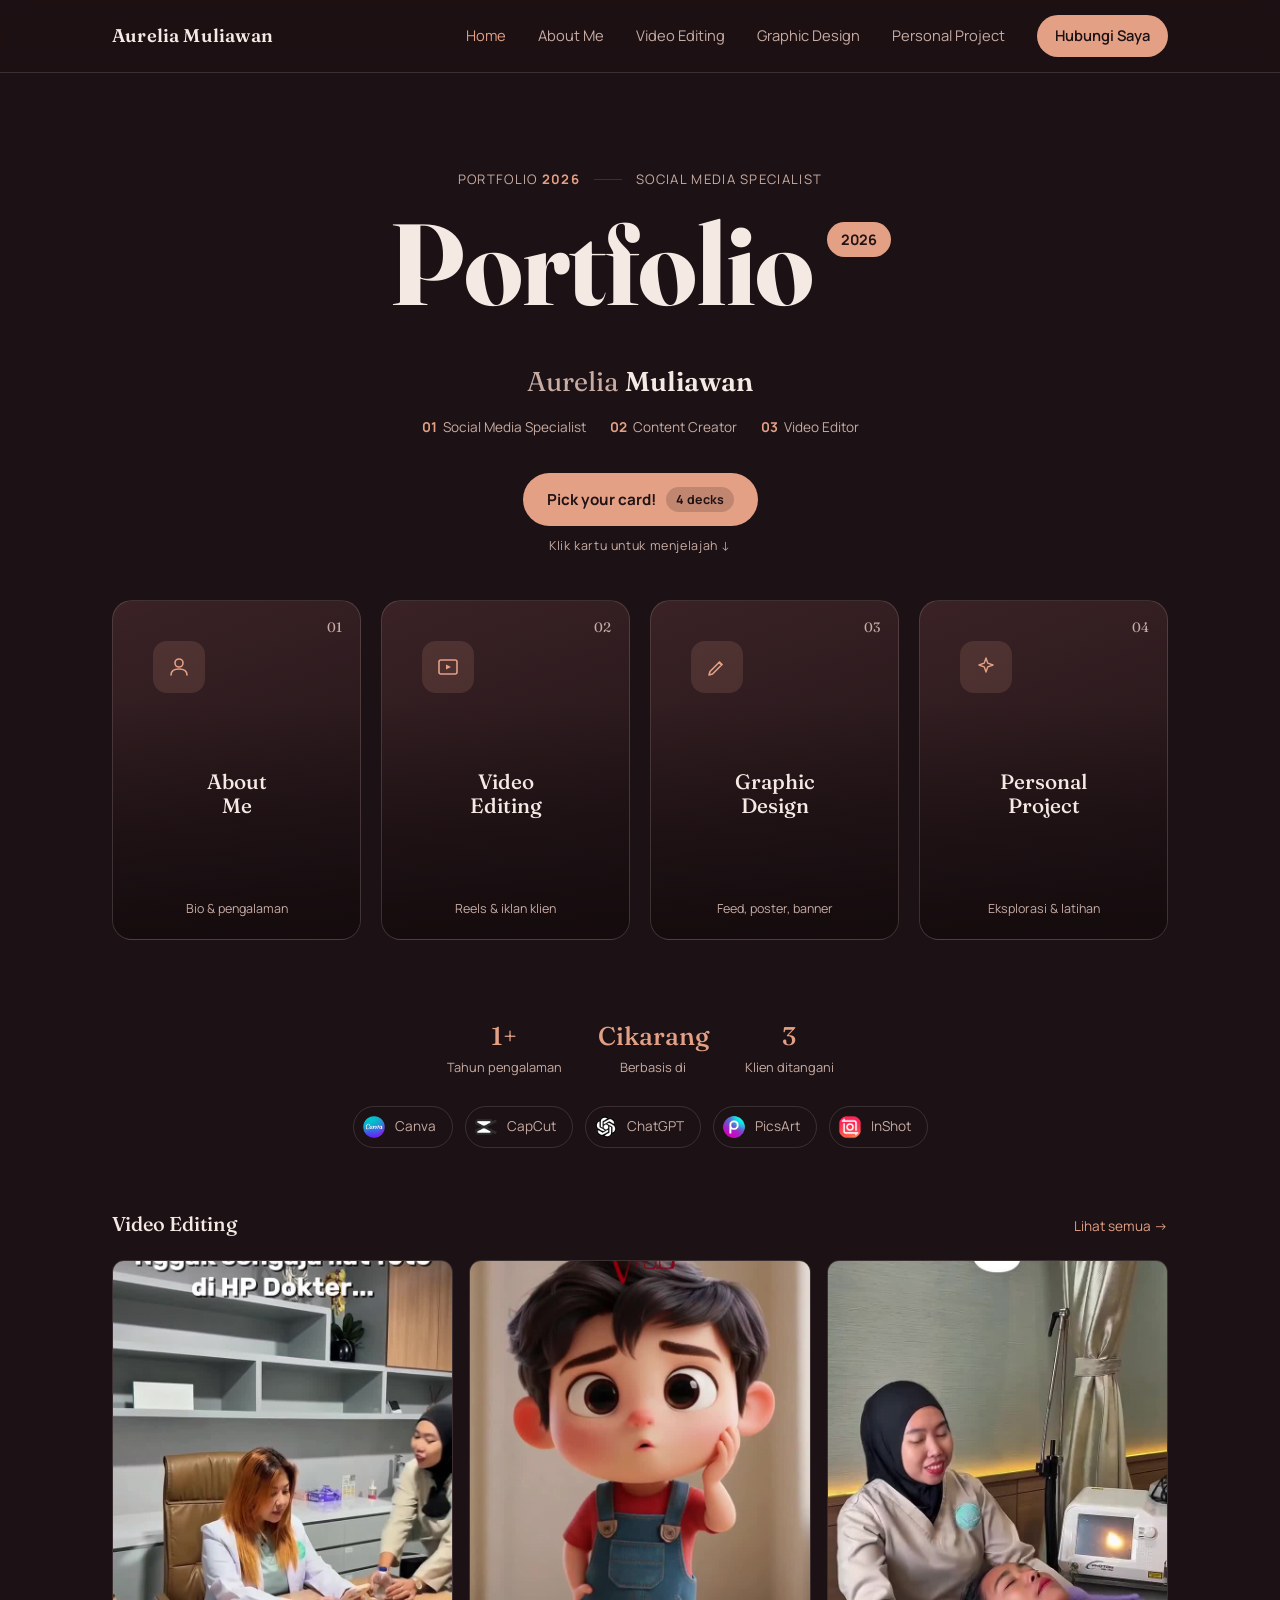
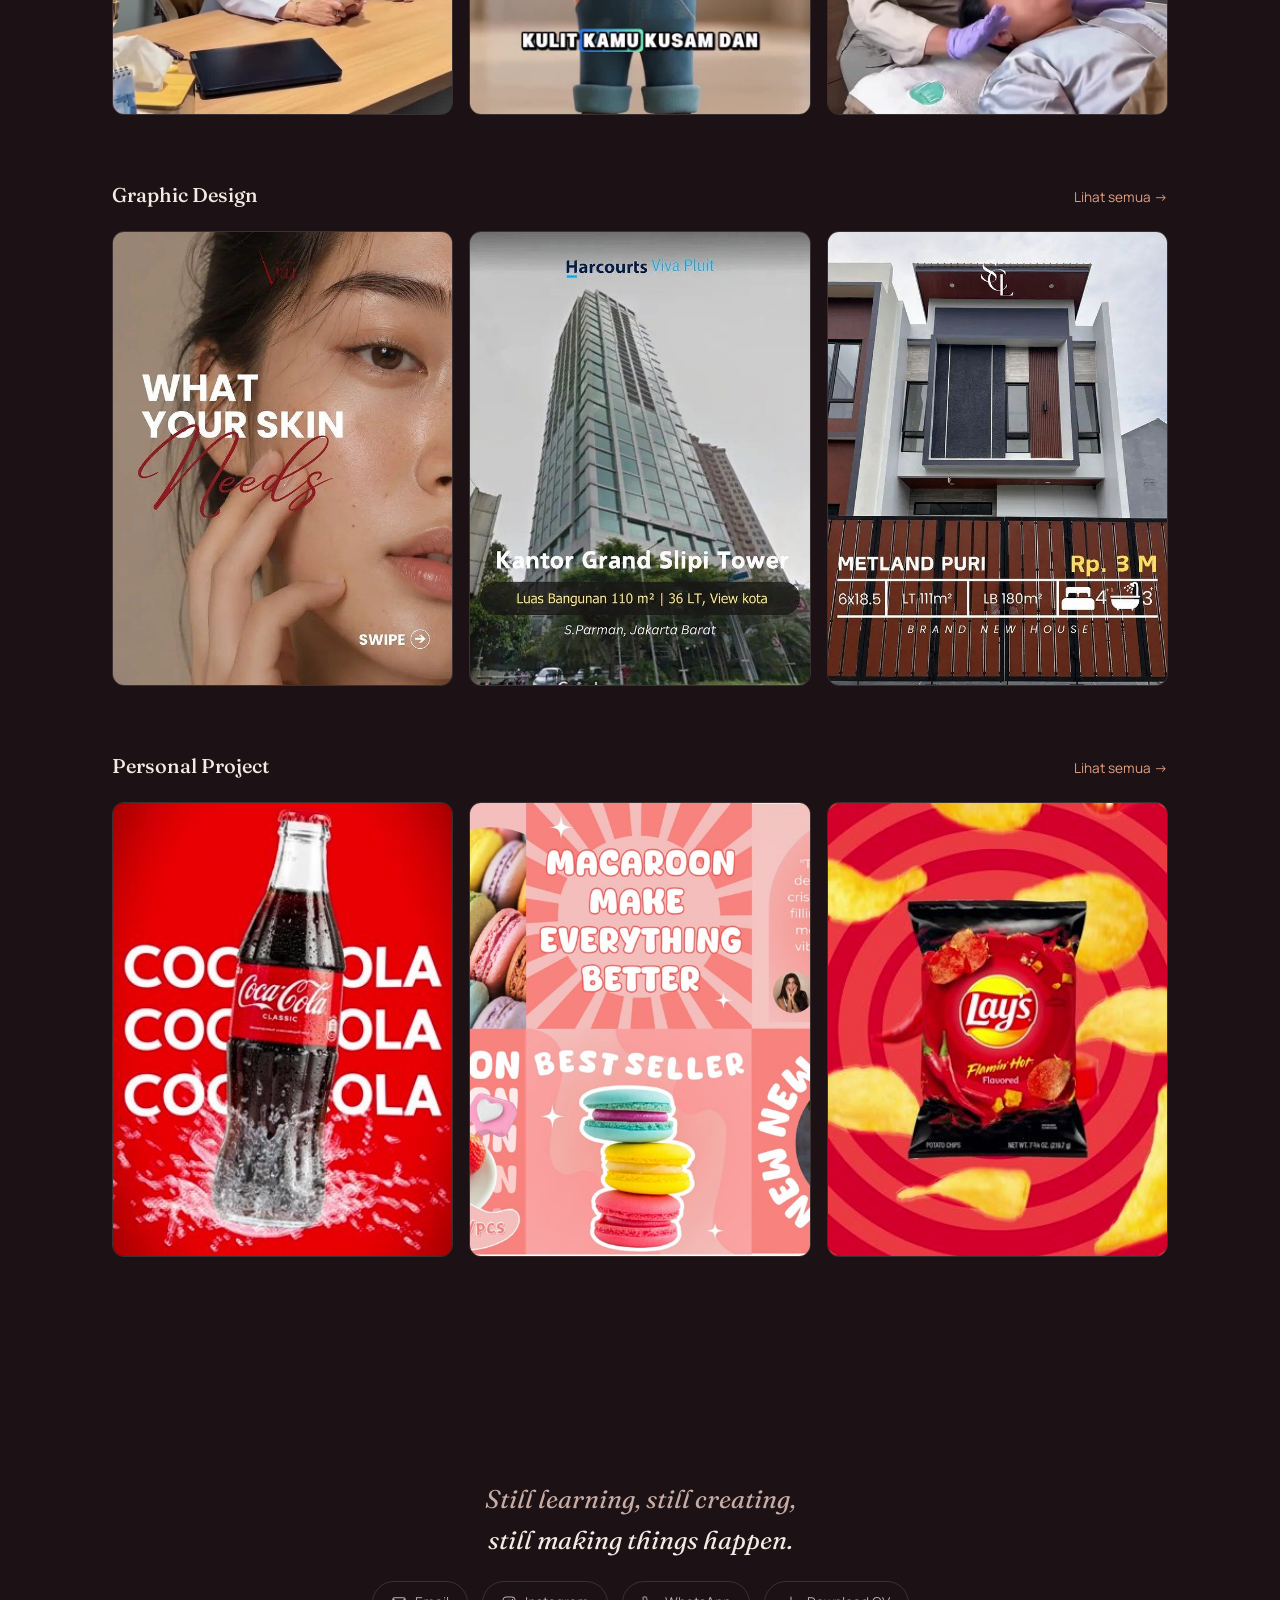
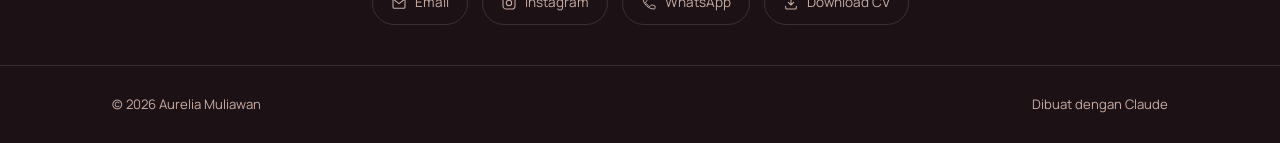
<file: index.html>
<!DOCTYPE html>
<html lang="id">
<head>
<meta charset="UTF-8">
<meta name="viewport" content="width=device-width, initial-scale=1, viewport-fit=cover">
<title>Aurelia Muliawan — Social Media Specialist</title>
<meta name="description" content="Portfolio Aurelia Muliawan, Social Media Specialist & Digital Marketer — content creation, video editing, graphic design.">
<link rel="icon" href="data:,">
<link rel="stylesheet" href="assets/css/style.css">
</head>
<body>

<header>
  <nav class="wrap">
    <a href="index.html" class="brand">Aurelia Muliawan</a>
    <button class="nav-toggle" aria-label="Buka menu">☰</button>
    <div class="nav-links">
      <a href="index.html" class="active">Home</a>
      <a href="about.html">About Me</a>
      <a href="video-editing.html">Video Editing</a>
      <a href="graphic-design.html">Graphic Design</a>
      <a href="personal-project.html">Personal Project</a>
      <a href="about.html#kontak" class="cta">Hubungi Saya</a>
    </div>
  </nav>
</header>

<main>
  <section class="deck-intro">
    <div class="wrap">
      <div class="portfolio-topline">
        <span>Portfolio <em>2026</em></span>
        <span class="dv"></span>
        <span>Social Media Specialist</span>
      </div>

      <div class="portfolio-giant">
        <h1>Portfolio</h1>
        <span class="year-badge">2026</span>
      </div>

      <div class="portfolio-name-row">
        <h2>Aurelia <strong>Muliawan</strong></h2>
        <ol class="role-list">
          <li><em>01</em>Social Media Specialist</li>
          <li><em>02</em>Content Creator</li>
          <li><em>03</em>Video Editor</li>
        </ol>
      </div>

      <div class="pick-card-row">
        <button class="pick-btn">Pick your card! <span>4 decks</span></button>
        <span class="hover-hint">Klik kartu untuk menjelajah ↓</span>
      </div>

      <div class="deck-grid">
        <a href="about.html" class="deck-card icon-card reveal">
          <span class="num">01</span>
          <span class="icon-wrap"><svg viewBox="0 0 24 24" fill="none"><circle cx="12" cy="8" r="4" stroke="currentColor" stroke-width="1.6"/><path d="M4 20c0-4 3.5-6 8-6s8 2 8 6" stroke="currentColor" stroke-width="1.6" stroke-linecap="round"/></svg></span>
          <span class="label">About<br>Me</span>
          <span class="tag">Bio & pengalaman</span>
        </a>
        <a href="video-editing.html" class="deck-card icon-card reveal">
          <span class="num">02</span>
          <span class="icon-wrap"><svg viewBox="0 0 24 24" fill="none"><rect x="3" y="5" width="18" height="14" rx="2" stroke="currentColor" stroke-width="1.6"/><path d="M10 9.5L15 12L10 14.5V9.5Z" fill="currentColor"/></svg></span>
          <span class="label">Video<br>Editing</span>
          <span class="tag">Reels & iklan klien</span>
        </a>
        <a href="graphic-design.html" class="deck-card icon-card reveal">
          <span class="num">03</span>
          <span class="icon-wrap"><svg viewBox="0 0 24 24" fill="none"><path d="M4 20l3.5-1 9-9-2.5-2.5-9 9L4 20Z" stroke="currentColor" stroke-width="1.6" stroke-linejoin="round"/><path d="M14 6.5L17.5 10" stroke="currentColor" stroke-width="1.6"/></svg></span>
          <span class="label">Graphic<br>Design</span>
          <span class="tag">Feed, poster, banner</span>
        </a>
        <a href="personal-project.html" class="deck-card icon-card reveal">
          <span class="num">04</span>
          <span class="icon-wrap"><svg viewBox="0 0 24 24" fill="none"><path d="M12 3l1.8 5.2L19 10l-5.2 1.8L12 17l-1.8-5.2L5 10l5.2-1.8L12 3Z" stroke="currentColor" stroke-width="1.4" stroke-linejoin="round"/></svg></span>
          <span class="label">Personal<br>Project</span>
          <span class="tag">Eksplorasi & latihan</span>
        </a>
      </div>

      <div class="stats-row" style="justify-content:center; margin-top:56px;">
        <div class="stat-item">
          <span class="num">1+</span>
          <span class="lbl">Tahun pengalaman</span>
        </div>
        <div class="stat-item">
          <span class="num">Cikarang</span>
          <span class="lbl">Berbasis di</span>
        </div>
        <div class="stat-item">
          <span class="num">3</span>
          <span class="lbl">Klien ditangani</span>
        </div>
      </div>

      <div class="tools-row" style="justify-content:center;">
        <span class="tool-chip"><img src="assets/img/tools/canva.png" alt="">Canva</span>
        <span class="tool-chip"><img src="assets/img/tools/capcut.png" alt="">CapCut</span>
        <span class="tool-chip"><img src="assets/img/tools/chatgpt.png" alt="">ChatGPT</span>
        <span class="tool-chip"><img src="assets/img/tools/picsart.png" alt="">PicsArt</span>
        <span class="tool-chip"><img src="assets/img/tools/inshot.png" alt="">InShot</span>
      </div>
    </div>
  </section>

  <section class="section" style="border-top:none; padding-top:20px;">
    <div class="wrap">

      <div class="preview-block reveal">
        <div class="preview-head">
          <h3>Video Editing</h3>
          <a href="video-editing.html">Lihat semua →</a>
        </div>
        <div class="preview-strip">
          <a href="video-editing.html" class="preview-thumb">
            <img src="assets/posters/skit-dokter.jpg" alt="">
          </a>
          <a href="video-editing.html" class="preview-thumb">
            <img src="assets/posters/ai-klinik-ad.jpg" alt="">
          </a>
          <a href="video-editing.html" class="preview-thumb">
            <img src="assets/posters/treatment-showcase.jpg" alt="">
          </a>
        </div>
      </div>

      <div class="preview-block reveal">
        <div class="preview-head">
          <h3>Graphic Design</h3>
          <a href="graphic-design.html">Lihat semua →</a>
        </div>
        <div class="preview-strip">
          <a href="graphic-design.html" class="preview-thumb">
            <img src="assets/img/graphic-design/viuu-01-skin-needs.jpg" alt="">
          </a>
          <a href="graphic-design.html" class="preview-thumb">
            <img src="assets/img/graphic-design/harcourts-02-grand-slipi.jpg" alt="">
          </a>
          <a href="graphic-design.html" class="preview-thumb">
            <img src="assets/img/graphic-design/homebyorder-02-metland-puri.jpg" alt="">
          </a>
        </div>
      </div>

      <div class="preview-block reveal">
        <div class="preview-head">
          <h3>Personal Project</h3>
          <a href="personal-project.html">Lihat semua →</a>
        </div>
        <div class="preview-strip">
          <a href="personal-project.html" class="preview-thumb">
            <img src="assets/posters/cocacola-ad.jpg" alt="">
          </a>
          <a href="personal-project.html" class="preview-thumb">
            <img src="assets/img/feeds/macaroon-feed.jpg" alt="">
          </a>
          <a href="personal-project.html" class="preview-thumb">
            <img src="assets/posters/lays-ad.jpg" alt="">
          </a>
        </div>
      </div>

    </div>
  </section>
  <p class="footer-quote">Still learning, still creating,<br><span>still making things happen.</span></p>
</main>

  <div class="footer-contact">
    <a href="mailto:aureliamuliawan98@gmail.com">
      <svg viewBox="0 0 24 24" fill="none"><path d="M3 6L12 13L21 6" stroke="currentColor" stroke-width="1.6" stroke-linecap="round"/><rect x="3" y="4" width="18" height="16" rx="2" stroke="currentColor" stroke-width="1.6"/></svg>
      Email
    </a>
    <a href="https://www.instagram.com/aurell.m__" target="_blank" rel="noopener">
      <svg viewBox="0 0 24 24" fill="none"><rect x="3" y="3" width="18" height="18" rx="5" stroke="currentColor" stroke-width="1.6"/><circle cx="12" cy="12" r="4" stroke="currentColor" stroke-width="1.6"/><circle cx="17.2" cy="6.8" r="1" fill="currentColor"/></svg>
      Instagram
    </a>
    <a href="https://wa.me/62887782975263" target="_blank" rel="noopener">
      <svg viewBox="0 0 24 24" fill="none"><path d="M6.6 10.8c1.4 2.8 3.8 5.2 6.6 6.6l2.2-2.2c.3-.3.7-.4 1-.2 1.1.4 2.3.6 3.6.6.6 0 1 .4 1 1v3.4c0 .6-.4 1-1 1C10.7 21 3 13.3 3 4c0-.6.4-1 1-1h3.5c.6 0 1 .4 1 1 0 1.2.2 2.4.6 3.6.1.4 0 .8-.2 1L6.6 10.8Z" stroke="currentColor" stroke-width="1.5" stroke-linejoin="round"/></svg>
      WhatsApp
    </a>
    <a href="assets/files/CV_Aurelia_Muliawan.pdf" download>
      <svg viewBox="0 0 24 24" fill="none"><path d="M12 3v12m0 0l-4-4m4 4l4-4" stroke="currentColor" stroke-width="1.6" stroke-linecap="round" stroke-linejoin="round"/><path d="M4 17v2a2 2 0 002 2h12a2 2 0 002-2v-2" stroke="currentColor" stroke-width="1.6" stroke-linecap="round"/></svg>
      Download CV
    </a>
  </div>

<footer>
  <div class="wrap">
    <span>© 2026 Aurelia Muliawan</span>
    <span>Dibuat dengan Claude</span>
  </div>
</footer>

<script src="assets/js/script.js"></script>
</body>
</html>
</file>
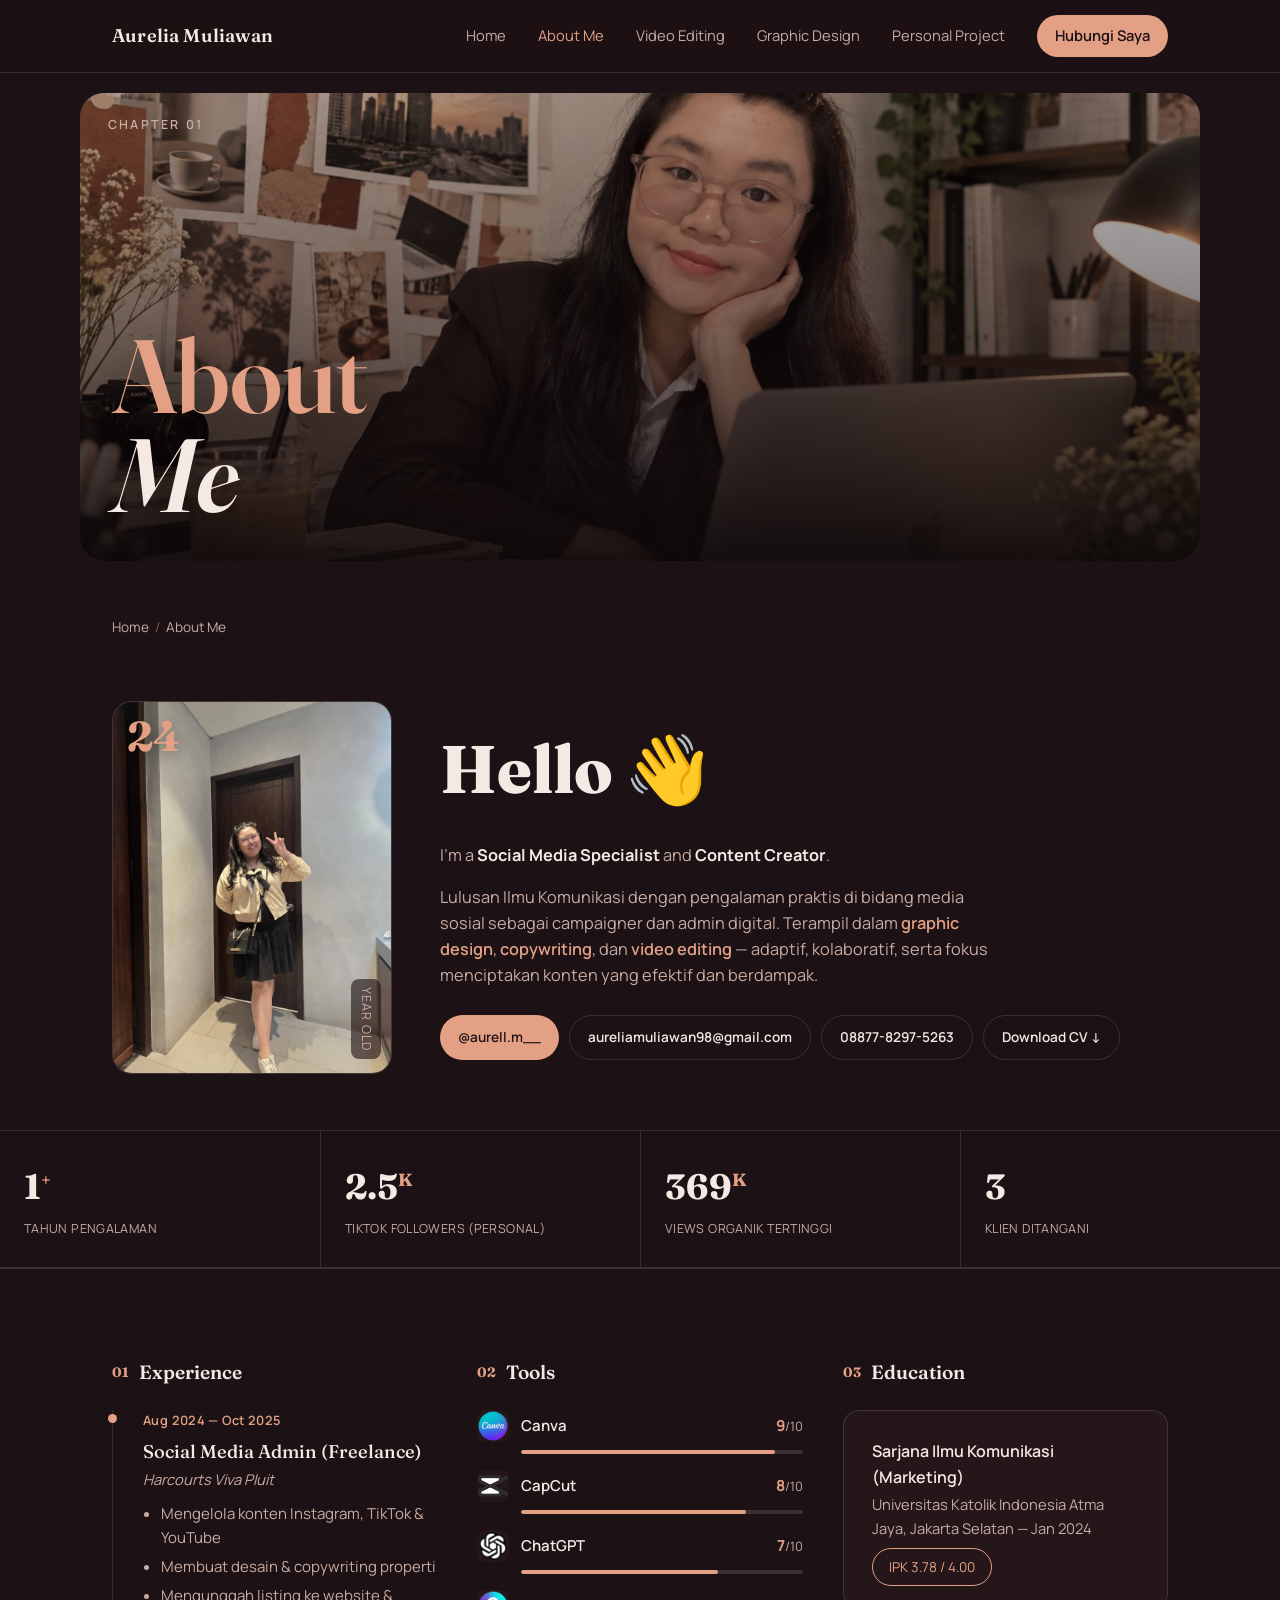
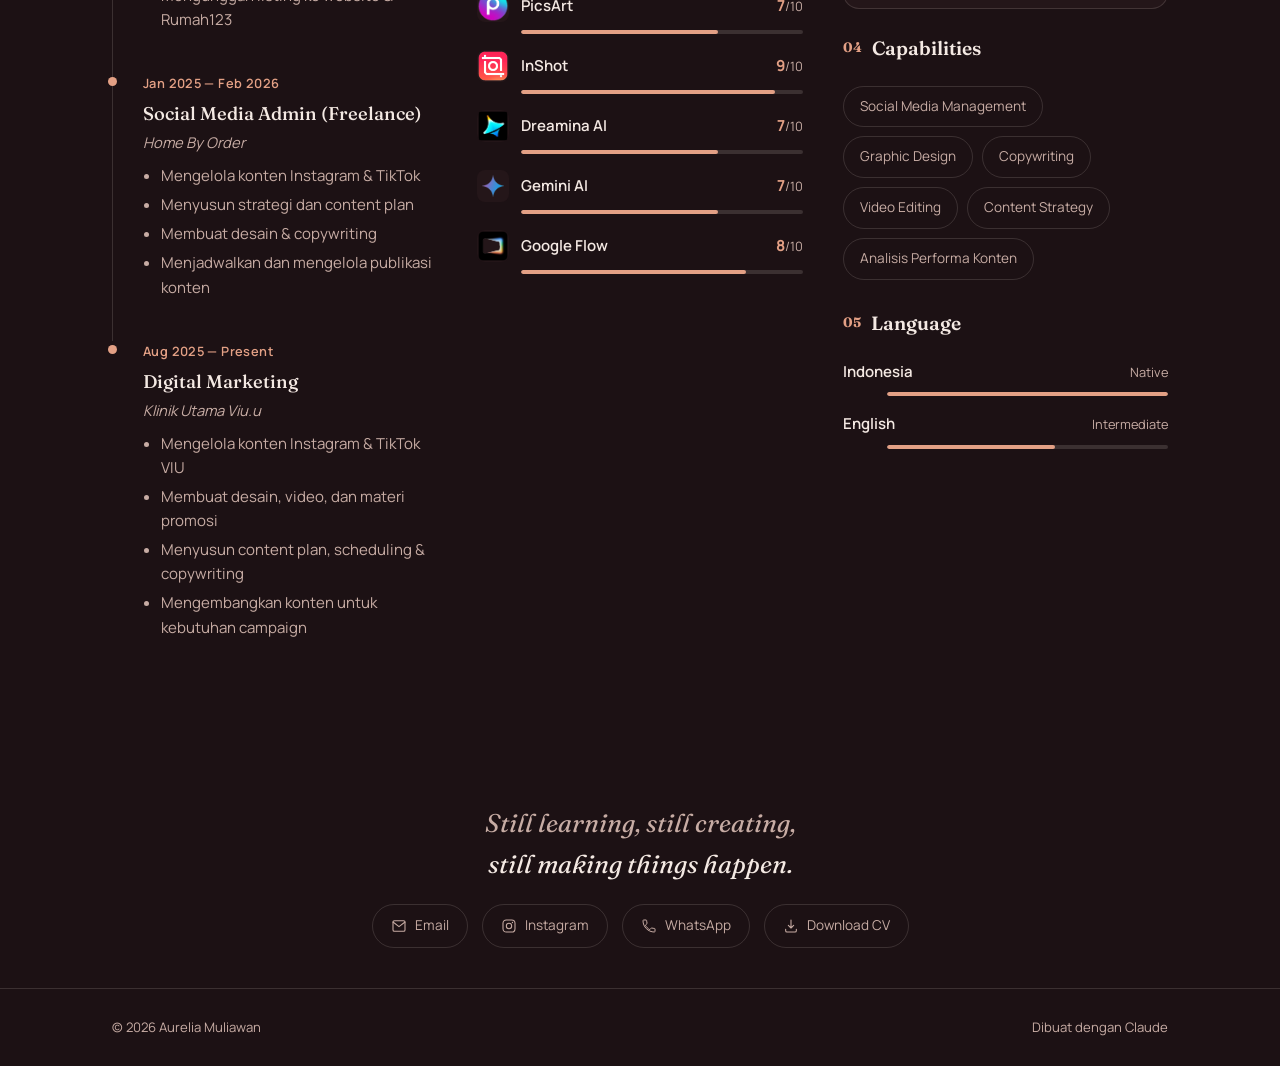
<file: about.html>
<!DOCTYPE html>
<html lang="id">
<head>
<meta charset="UTF-8">
<meta name="viewport" content="width=device-width, initial-scale=1, viewport-fit=cover">
<title>About Me — Aurelia Muliawan</title>
<link rel="icon" href="data:,">
<link rel="stylesheet" href="assets/css/style.css">
</head>
<body>

<header>
  <nav class="wrap">
    <a href="index.html" class="brand">Aurelia Muliawan</a>
    <button class="nav-toggle" aria-label="Buka menu">☰</button>
    <div class="nav-links">
      <a href="index.html">Home</a>
      <a href="about.html" class="active">About Me</a>
      <a href="video-editing.html">Video Editing</a>
      <a href="graphic-design.html">Graphic Design</a>
      <a href="personal-project.html">Personal Project</a>
      <a href="#kontak" class="cta">Hubungi Saya</a>
    </div>
  </nav>
</header>

<main>
  <section class="chapter-hero" style="background-image:url('assets/img/profile-wide.jpg')">
    <span class="chapter-label">Chapter 01</span>
    <h1 class="chapter-title">About<br><em>Me</em></h1>
  </section>

  <section class="page-hero" style="border-bottom:none; padding-bottom:0;">
    <div class="wrap">
      <div class="breadcrumb"><a href="index.html">Home</a><span>/</span>About Me</div>

      <div class="hello-block">
        <div class="age-card reveal">
          <img src="assets/img/profile.jpg" alt="Aurelia Muliawan">
          <span class="age-num">24</span>
          <span class="age-lbl">YEAR OLD</span>
        </div>
        <div class="reveal">
          <h2 class="hello-title">Hello 👋</h2>
          <p class="hello-roles">I'm a <strong>Social Media Specialist</strong> and <strong>Content Creator</strong>.</p>
          <p class="hello-body">Lulusan Ilmu Komunikasi dengan pengalaman praktis di bidang media sosial sebagai campaigner dan admin digital. Terampil dalam <strong>graphic design</strong>, <strong>copywriting</strong>, dan <strong>video editing</strong> — adaptif, kolaboratif, serta fokus menciptakan konten yang efektif dan berdampak.</p>
          <div class="chip-row">
            <a href="https://www.instagram.com/aurell.m__" target="_blank" rel="noopener" class="chip-solid">@aurell.m__</a>
            <a href="mailto:aureliamuliawan98@gmail.com" class="chip-outline">aureliamuliawan98@gmail.com</a>
            <a href="https://wa.me/62887782975263" target="_blank" rel="noopener" class="chip-outline">08877-8297-5263</a>
            <a href="assets/files/CV_Aurelia_Muliawan.pdf" download class="chip-outline">Download CV ↓</a>
          </div>
        </div>
      </div>
    </div>
  </section>

  <section class="stats-strip reveal">
    <div class="cell">
      <div class="big">1<sup>+</sup></div>
      <div class="lbl">TAHUN PENGALAMAN</div>
    </div>
    <div class="cell">
      <div class="big">2.5<sup>K</sup></div>
      <div class="lbl">TIKTOK FOLLOWERS (PERSONAL)</div>
    </div>
    <div class="cell">
      <div class="big">369<sup>K</sup></div>
      <div class="lbl">VIEWS ORGANIK TERTINGGI</div>
    </div>
    <div class="cell">
      <div class="big">3</div>
      <div class="lbl">KLIEN DITANGANI</div>
    </div>
  </section>

  <section class="section">
    <div class="wrap">
      <div class="about-grid" style="grid-template-columns:1fr 1fr 1fr; gap:40px;">

        <div class="reveal">
          <div class="info-col-head"><span class="n">01</span><h3>Experience</h3></div>
          <div class="timeline">
            <div class="tl-item">
              <div class="tl-date">Aug 2024 — Oct 2025</div>
              <div class="tl-role">Social Media Admin (Freelance)</div>
              <div class="tl-org">Harcourts Viva Pluit</div>
              <ul>
                <li>Mengelola konten Instagram, TikTok & YouTube</li>
                <li>Membuat desain & copywriting properti</li>
                <li>Mengunggah listing ke website & Rumah123</li>
              </ul>
            </div>
            <div class="tl-item">
              <div class="tl-date">Jan 2025 — Feb 2026</div>
              <div class="tl-role">Social Media Admin (Freelance)</div>
              <div class="tl-org">Home By Order</div>
              <ul>
                <li>Mengelola konten Instagram & TikTok</li>
                <li>Menyusun strategi dan content plan</li>
                <li>Membuat desain & copywriting</li>
                <li>Menjadwalkan dan mengelola publikasi konten</li>
              </ul>
            </div>
            <div class="tl-item">
              <div class="tl-date">Aug 2025 — Present</div>
              <div class="tl-role">Digital Marketing</div>
              <div class="tl-org">Klinik Utama Viu.u</div>
              <ul>
                <li>Mengelola konten Instagram & TikTok VIU</li>
                <li>Membuat desain, video, dan materi promosi</li>
                <li>Menyusun content plan, scheduling & copywriting</li>
                <li>Mengembangkan konten untuk kebutuhan campaign</li>
              </ul>
            </div>
          </div>
        </div>

        <div class="reveal">
          <div class="info-col-head"><span class="n">02</span><h3>Tools</h3></div>
          <div class="tool-row">
            <div class="tool-row-top"><span class="icon-box"><img src="assets/img/tools/canva.png" alt=""></span><span class="t-name">Canva</span><span class="t-level"><b>9</b>/10</span></div>
            <div class="tool-bar"><span style="width:90%"></span></div>
          </div>
          <div class="tool-row">
            <div class="tool-row-top"><span class="icon-box"><img src="assets/img/tools/capcut.png" alt=""></span><span class="t-name">CapCut</span><span class="t-level"><b>8</b>/10</span></div>
            <div class="tool-bar"><span style="width:80%"></span></div>
          </div>
          <div class="tool-row">
            <div class="tool-row-top"><span class="icon-box"><img src="assets/img/tools/chatgpt.png" alt=""></span><span class="t-name">ChatGPT</span><span class="t-level"><b>7</b>/10</span></div>
            <div class="tool-bar"><span style="width:70%"></span></div>
          </div>
          <div class="tool-row">
            <div class="tool-row-top"><span class="icon-box"><img src="assets/img/tools/picsart.png" alt=""></span><span class="t-name">PicsArt</span><span class="t-level"><b>7</b>/10</span></div>
            <div class="tool-bar"><span style="width:70%"></span></div>
          </div>
          <div class="tool-row">
            <div class="tool-row-top"><span class="icon-box"><img src="assets/img/tools/inshot.png" alt=""></span><span class="t-name">InShot</span><span class="t-level"><b>9</b>/10</span></div>
            <div class="tool-bar"><span style="width:90%"></span></div>
          </div>
          <div class="tool-row">
            <div class="tool-row-top"><span class="icon-box"><img src="assets/img/tools/dreamina.png" alt=""></span><span class="t-name">Dreamina AI</span><span class="t-level"><b>7</b>/10</span></div>
            <div class="tool-bar"><span style="width:70%"></span></div>
          </div>
          <div class="tool-row">
            <div class="tool-row-top"><span class="icon-box"><img src="assets/img/tools/gemini.png" alt=""></span><span class="t-name">Gemini AI</span><span class="t-level"><b>7</b>/10</span></div>
            <div class="tool-bar"><span style="width:70%"></span></div>
          </div>
          <div class="tool-row">
            <div class="tool-row-top"><span class="icon-box"><img src="assets/img/tools/googleflow.png" alt=""></span><span class="t-name">Google Flow</span><span class="t-level"><b>8</b>/10</span></div>
            <div class="tool-bar"><span style="width:80%"></span></div>
          </div>
        </div>

        <div class="reveal">
          <div class="info-col-head"><span class="n">03</span><h3>Education</h3></div>
          <div class="side-box" style="margin-bottom:24px;">
            <div class="edu-item">
              <span class="degree">Sarjana Ilmu Komunikasi (Marketing)</span>
              <span class="school">Universitas Katolik Indonesia Atma Jaya, Jakarta Selatan — Jan 2024</span>
            </div>
            <div style="margin-top:14px;">
              <span class="pill" style="border-color:var(--accent); color:var(--accent);">IPK 3.78 / 4.00</span>
            </div>
          </div>

          <div class="info-col-head"><span class="n">04</span><h3>Capabilities</h3></div>
          <div class="cap-tags" style="margin-bottom:28px;">
            <span class="pill">Social Media Management</span>
            <span class="pill">Graphic Design</span>
            <span class="pill">Copywriting</span>
            <span class="pill">Video Editing</span>
            <span class="pill">Content Strategy</span>
            <span class="pill">Analisis Performa Konten</span>
          </div>

          <div class="info-col-head"><span class="n">05</span><h3>Language</h3></div>
          <div id="kontak">
            <div class="tool-row">
              <div class="tool-row-top"><span class="t-name">Indonesia</span><span class="t-level">Native</span></div>
              <div class="tool-bar"><span style="width:100%"></span></div>
            </div>
            <div class="tool-row">
              <div class="tool-row-top"><span class="t-name">English</span><span class="t-level">Intermediate</span></div>
              <div class="tool-bar"><span style="width:60%"></span></div>
            </div>
          </div>
        </div>

      </div>
    </div>
  </section>
  <p class="footer-quote">Still learning, still creating,<br><span>still making things happen.</span></p>
</main>

  <div class="footer-contact">
    <a href="mailto:aureliamuliawan98@gmail.com">
      <svg viewBox="0 0 24 24" fill="none"><path d="M3 6L12 13L21 6" stroke="currentColor" stroke-width="1.6" stroke-linecap="round"/><rect x="3" y="4" width="18" height="16" rx="2" stroke="currentColor" stroke-width="1.6"/></svg>
      Email
    </a>
    <a href="https://www.instagram.com/aurell.m__" target="_blank" rel="noopener">
      <svg viewBox="0 0 24 24" fill="none"><rect x="3" y="3" width="18" height="18" rx="5" stroke="currentColor" stroke-width="1.6"/><circle cx="12" cy="12" r="4" stroke="currentColor" stroke-width="1.6"/><circle cx="17.2" cy="6.8" r="1" fill="currentColor"/></svg>
      Instagram
    </a>
    <a href="https://wa.me/62887782975263" target="_blank" rel="noopener">
      <svg viewBox="0 0 24 24" fill="none"><path d="M6.6 10.8c1.4 2.8 3.8 5.2 6.6 6.6l2.2-2.2c.3-.3.7-.4 1-.2 1.1.4 2.3.6 3.6.6.6 0 1 .4 1 1v3.4c0 .6-.4 1-1 1C10.7 21 3 13.3 3 4c0-.6.4-1 1-1h3.5c.6 0 1 .4 1 1 0 1.2.2 2.4.6 3.6.1.4 0 .8-.2 1L6.6 10.8Z" stroke="currentColor" stroke-width="1.5" stroke-linejoin="round"/></svg>
      WhatsApp
    </a>
    <a href="assets/files/CV_Aurelia_Muliawan.pdf" download>
      <svg viewBox="0 0 24 24" fill="none"><path d="M12 3v12m0 0l-4-4m4 4l4-4" stroke="currentColor" stroke-width="1.6" stroke-linecap="round" stroke-linejoin="round"/><path d="M4 17v2a2 2 0 002 2h12a2 2 0 002-2v-2" stroke="currentColor" stroke-width="1.6" stroke-linecap="round"/></svg>
      Download CV
    </a>
  </div>

<footer>
  <div class="wrap">
    <span>© 2026 Aurelia Muliawan</span>
    <span>Dibuat dengan Claude</span>
  </div>
</footer>

<script src="assets/js/script.js"></script>
</body>
</html>
</file>
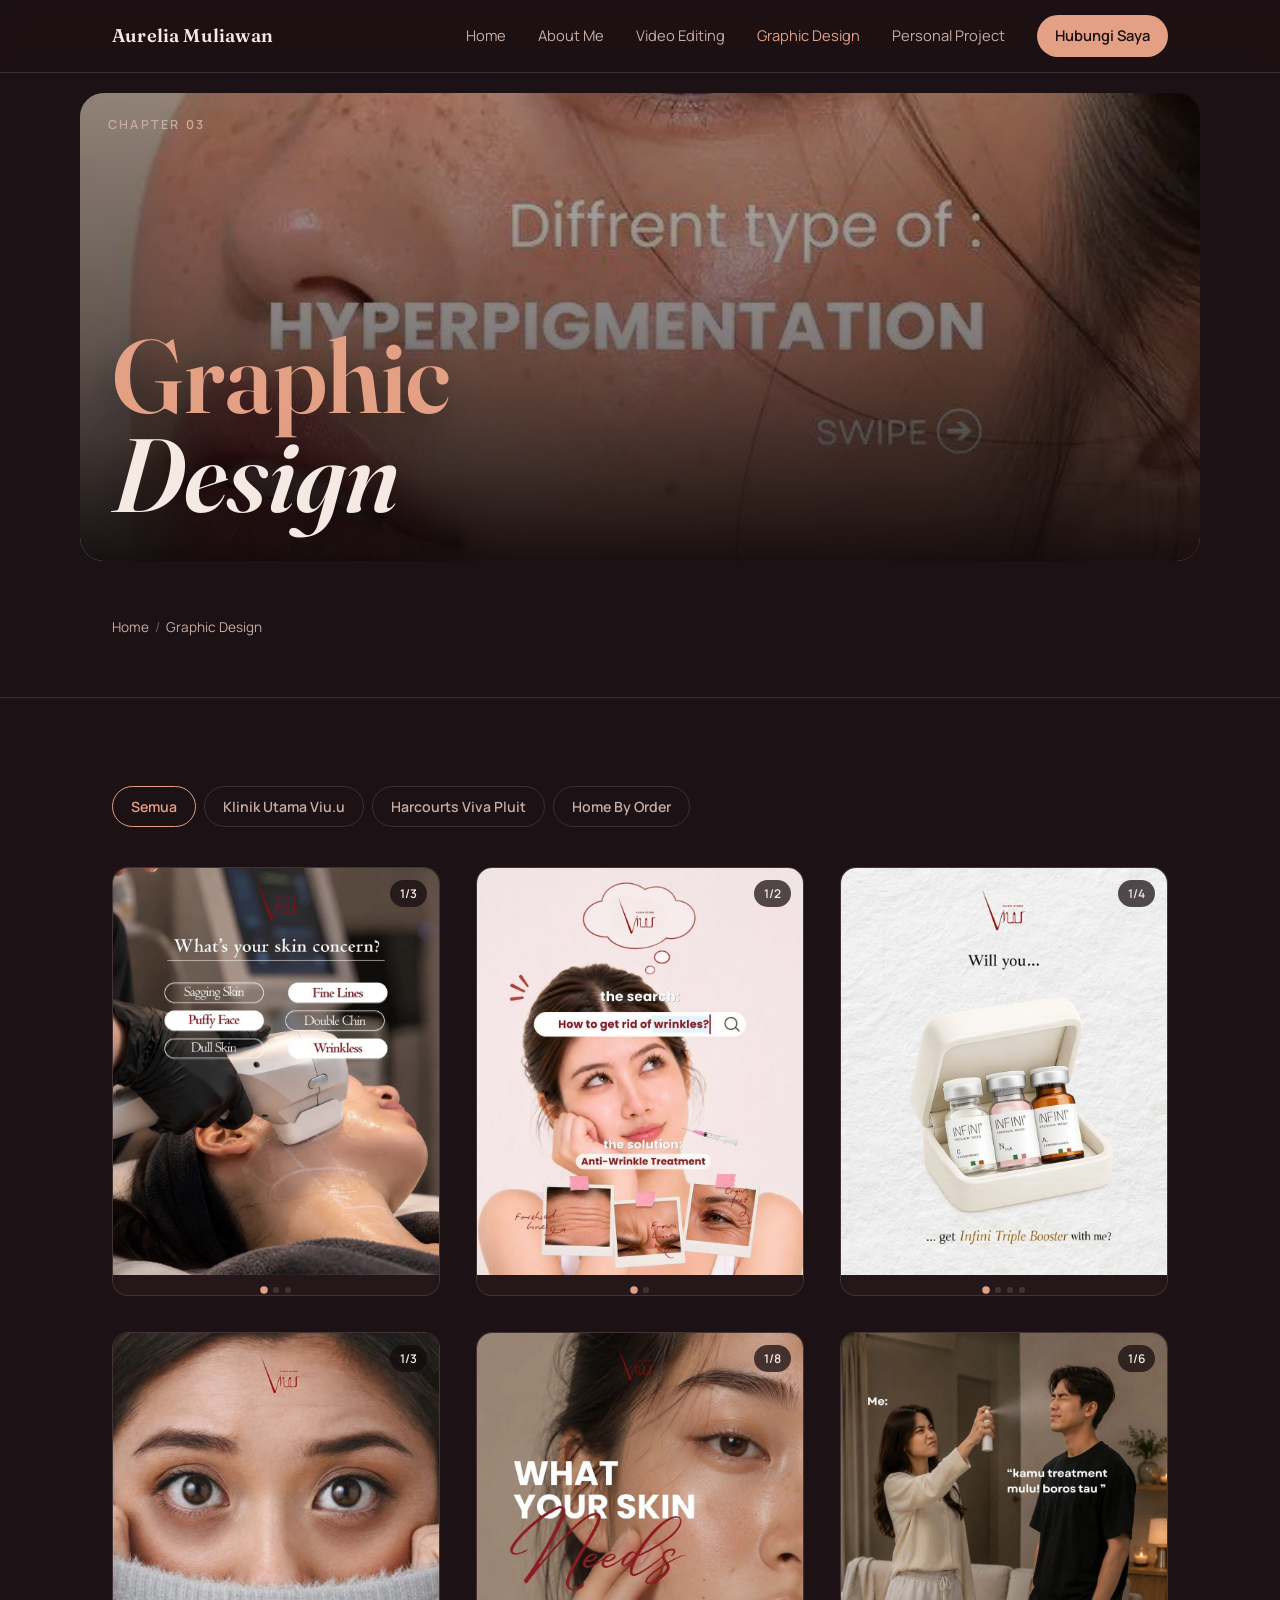
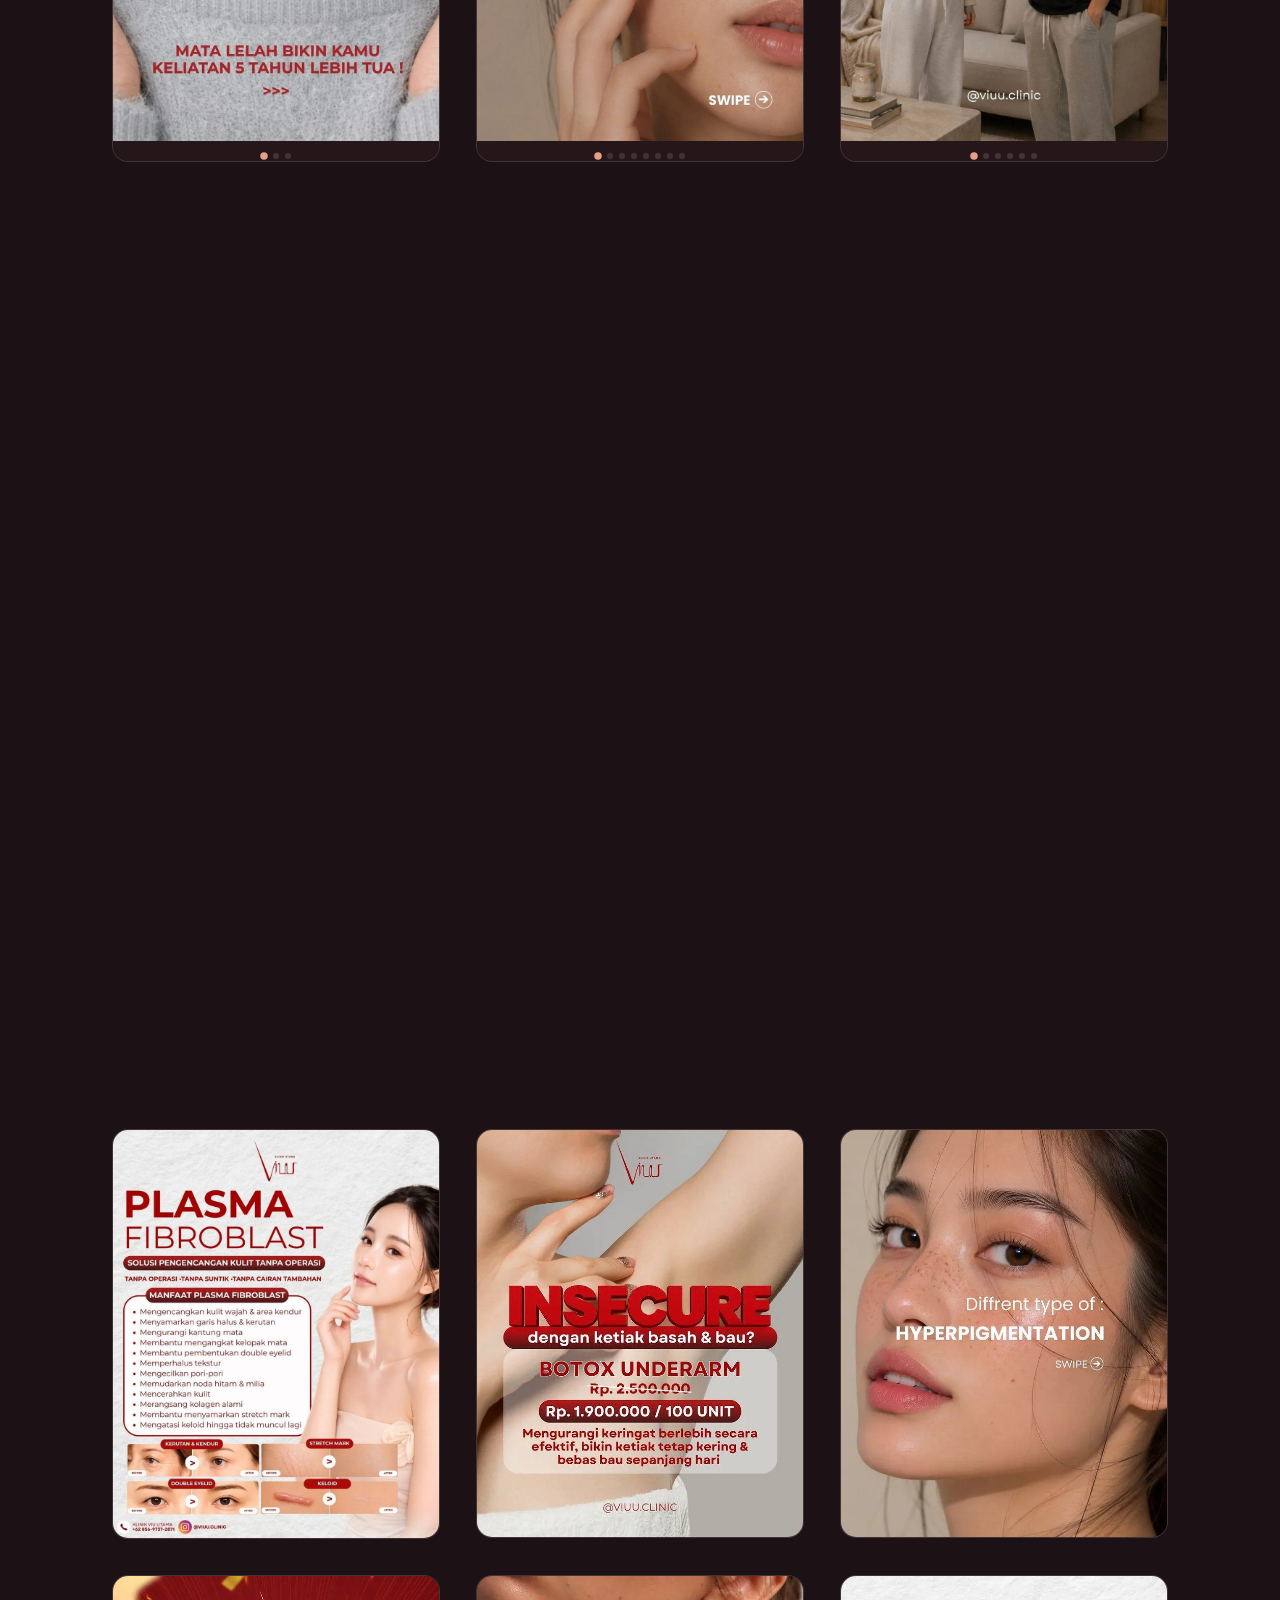
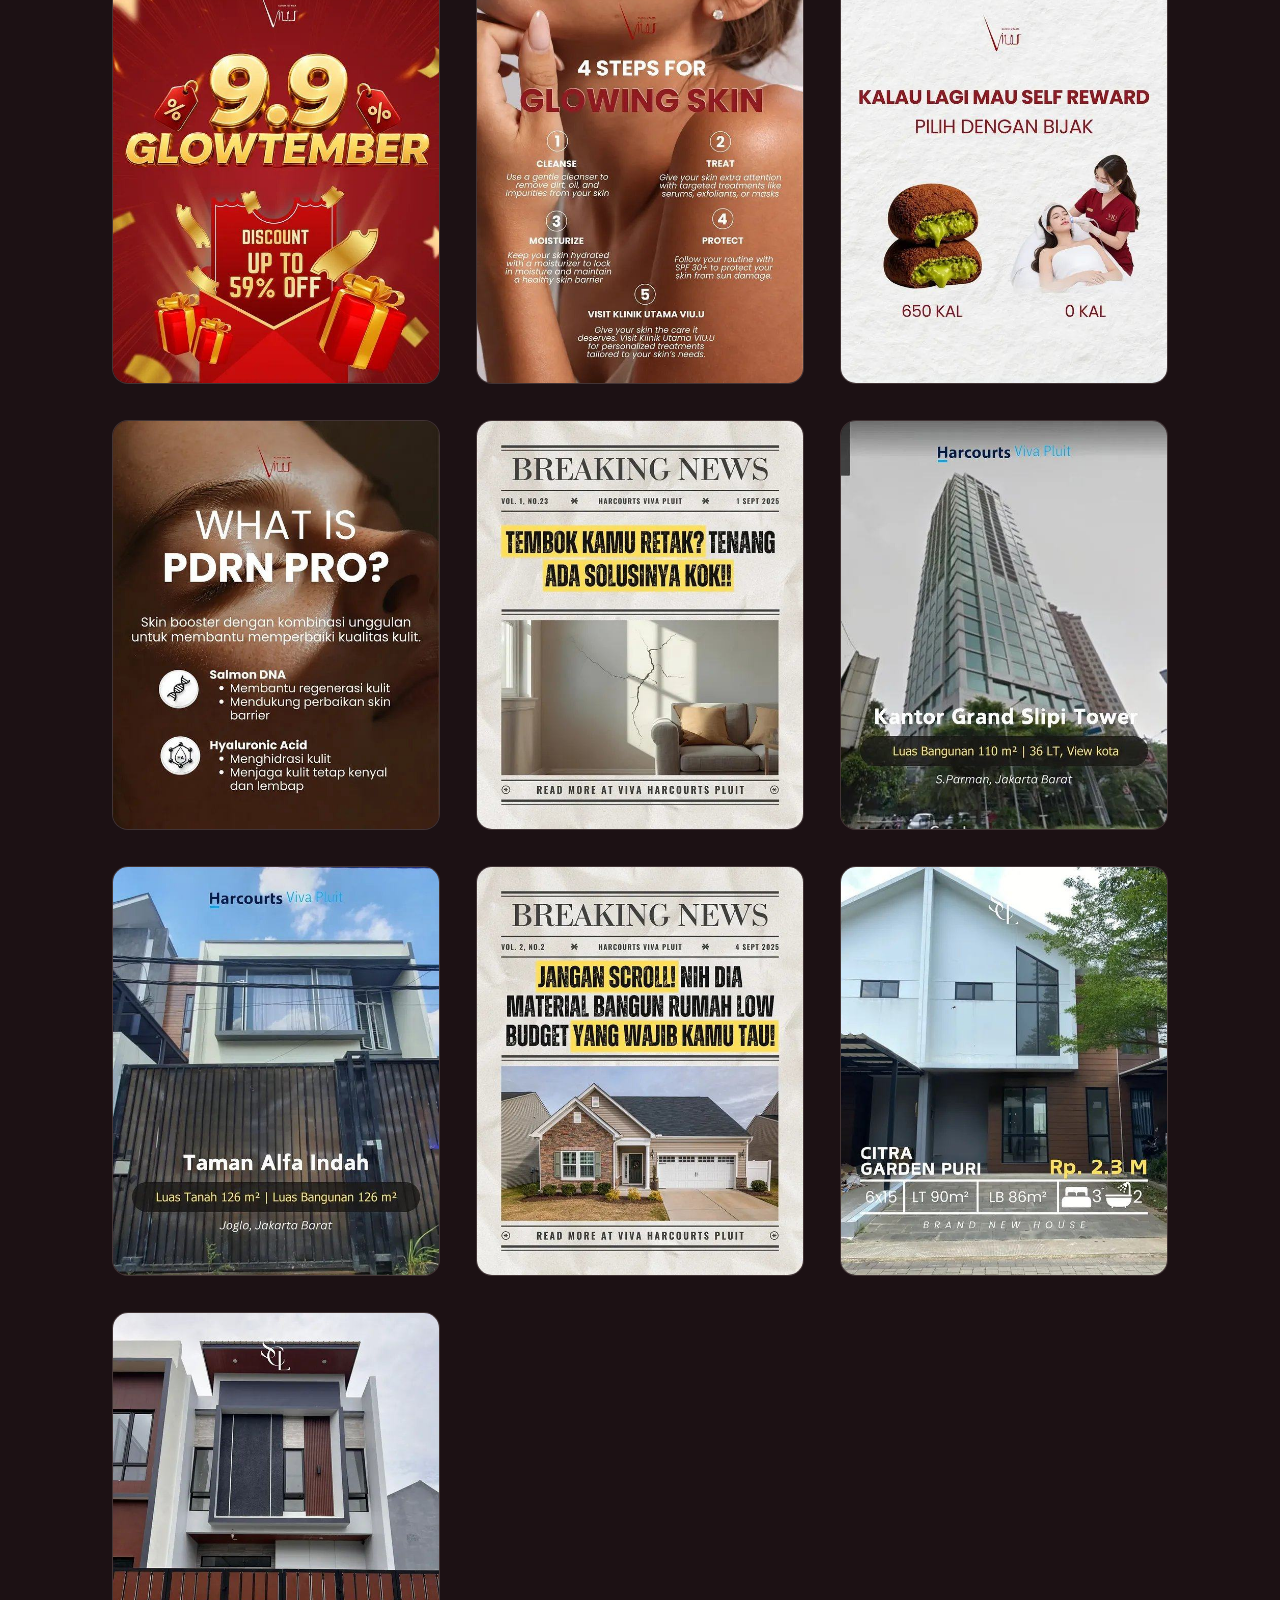
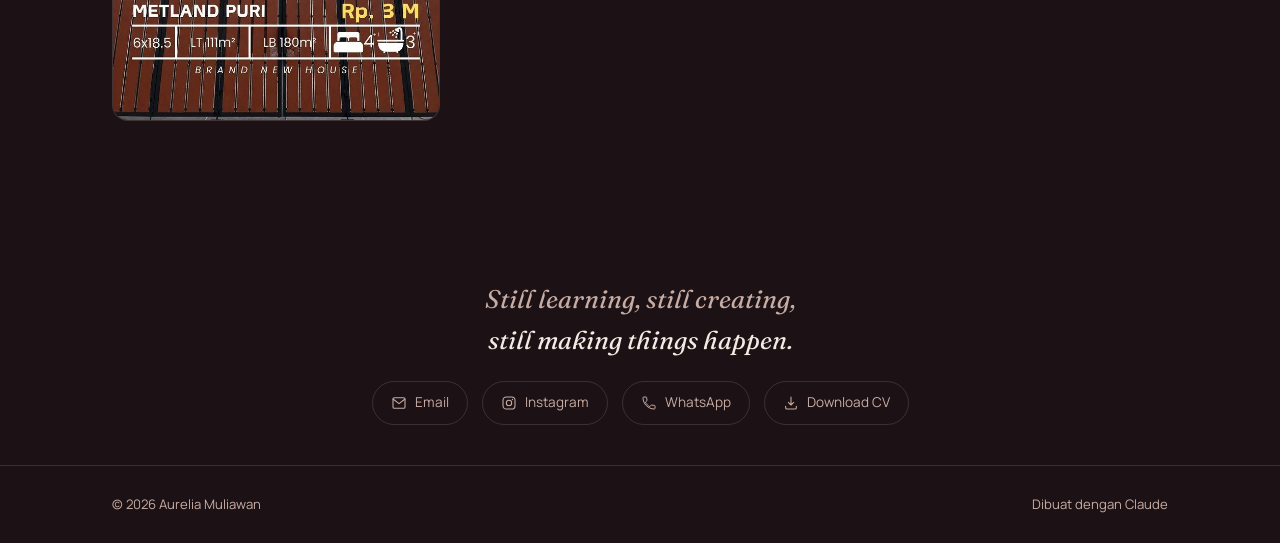
<file: graphic-design.html>
<!DOCTYPE html>
<html lang="id">
<head>
<meta charset="UTF-8">
<meta name="viewport" content="width=device-width, initial-scale=1, viewport-fit=cover">
<title>Graphic Design — Aurelia Muliawan</title>
<link rel="icon" href="data:,">
<link rel="stylesheet" href="assets/css/style.css">
</head>
<body>

<header>
  <nav class="wrap">
    <a href="index.html" class="brand">Aurelia Muliawan</a>
    <button class="nav-toggle" aria-label="Buka menu">☰</button>
    <div class="nav-links">
      <a href="index.html">Home</a>
      <a href="about.html">About Me</a>
      <a href="video-editing.html">Video Editing</a>
      <a href="graphic-design.html" class="active">Graphic Design</a>
      <a href="personal-project.html">Personal Project</a>
      <a href="about.html#kontak" class="cta">Hubungi Saya</a>
    </div>
  </nav>
</header>

<main>
  <section class="chapter-hero" style="background-image:url('assets/img/graphic-design/viuu-05-hyperpigmentation.jpg')">
    <span class="chapter-label">Chapter 03</span>
    <h1 class="chapter-title">Graphic<br><em>Design</em></h1>
  </section>

  <section class="page-hero" style="border-bottom:1px solid var(--line);">
    <div class="wrap">
      <div class="breadcrumb"><a href="index.html">Home</a><span>/</span>Graphic Design</div>
    </div>
  </section>

  <section class="section" style="border-top:none;">
    <div class="wrap">
      <div class="tabbar reveal">
        <button data-filter="all" class="active">Semua</button>
        <button data-filter="viuu">Klinik Utama Viu.u</button>
        <button data-filter="harcourts">Harcourts Viva Pluit</button>
        <button data-filter="homebyorder">Home By Order</button>
      </div>

      <div class="mixed-grid">

        <div class="feed-card reveal" data-category="viuu">
  <div class="carousel">
    <div class="carousel-track"><img src="assets/img/graphic-design/viuu-21-hifu-1.jpg" alt="Klinik Utama Viu.u feed" draggable="false"><img src="assets/img/graphic-design/viuu-21-hifu-2.jpg" alt="Klinik Utama Viu.u feed" draggable="false"><div class="slide-video"><video src="assets/video/viuu-hifu.mp4" poster="assets/posters/viuu-hifu.jpg" playsinline preload="metadata" loop></video><button class="slide-play" aria-label="Putar video"><svg viewBox="0 0 24 24" fill="currentColor"><circle cx="12" cy="12" r="11" fill="rgba(20,11,13,.65)"/><path d="M10 8l6 4-6 4z" fill="#f4e9e3"/></svg></button></div></div>
    <span class="carousel-count">1/3</span>
    <button class="carousel-btn prev" aria-label="Sebelumnya" disabled>‹</button>
    <button class="carousel-btn next" aria-label="Berikutnya">›</button>
  </div>
  <div class="carousel-dots"><span class="on"></span><span></span><span></span></div>
</div>
<div class="feed-card reveal" data-category="viuu">
  <div class="carousel">
    <div class="carousel-track"><img src="assets/img/graphic-design/viuu-22-wrinkle-1.jpg" alt="Klinik Utama Viu.u feed" draggable="false"><img src="assets/img/graphic-design/viuu-22-wrinkle-2.jpg" alt="Klinik Utama Viu.u feed" draggable="false"></div>
    <span class="carousel-count">1/2</span>
    <button class="carousel-btn prev" aria-label="Sebelumnya" disabled>‹</button>
    <button class="carousel-btn next" aria-label="Berikutnya">›</button>
  </div>
  <div class="carousel-dots"><span class="on"></span><span></span></div>
</div>
<div class="feed-card reveal" data-category="viuu">
  <div class="carousel">
    <div class="carousel-track"><img src="assets/img/graphic-design/viuu-19-willyou-1.jpg" alt="Klinik Utama Viu.u feed" draggable="false"><img src="assets/img/graphic-design/viuu-19-willyou-2.jpg" alt="Klinik Utama Viu.u feed" draggable="false"><img src="assets/img/graphic-design/viuu-19-willyou-3.jpg" alt="Klinik Utama Viu.u feed" draggable="false"><img src="assets/img/graphic-design/viuu-19-willyou-4.jpg" alt="Klinik Utama Viu.u feed" draggable="false"></div>
    <span class="carousel-count">1/4</span>
    <button class="carousel-btn prev" aria-label="Sebelumnya" disabled>‹</button>
    <button class="carousel-btn next" aria-label="Berikutnya">›</button>
  </div>
  <div class="carousel-dots"><span class="on"></span><span></span><span></span><span></span></div>
</div>
<div class="feed-card reveal" data-category="viuu">
  <div class="carousel">
    <div class="carousel-track"><img src="assets/img/graphic-design/viuu-20-matalelah-1.jpg" alt="Klinik Utama Viu.u feed" draggable="false"><img src="assets/img/graphic-design/viuu-20-matalelah-2.jpg" alt="Klinik Utama Viu.u feed" draggable="false"><img src="assets/img/graphic-design/viuu-20-matalelah-3.jpg" alt="Klinik Utama Viu.u feed" draggable="false"></div>
    <span class="carousel-count">1/3</span>
    <button class="carousel-btn prev" aria-label="Sebelumnya" disabled>‹</button>
    <button class="carousel-btn next" aria-label="Berikutnya">›</button>
  </div>
  <div class="carousel-dots"><span class="on"></span><span></span><span></span></div>
</div>
<div class="feed-card reveal" data-category="viuu">
  <div class="carousel">
    <div class="carousel-track"><img src="assets/img/graphic-design/viuu-15-needs-1.jpg" alt="Klinik Utama Viu.u feed" draggable="false"><img src="assets/img/graphic-design/viuu-15-needs-2.jpg" alt="Klinik Utama Viu.u feed" draggable="false"><img src="assets/img/graphic-design/viuu-15-needs-3.jpg" alt="Klinik Utama Viu.u feed" draggable="false"><img src="assets/img/graphic-design/viuu-15-needs-4.jpg" alt="Klinik Utama Viu.u feed" draggable="false"><img src="assets/img/graphic-design/viuu-15-needs-5.jpg" alt="Klinik Utama Viu.u feed" draggable="false"><img src="assets/img/graphic-design/viuu-15-needs-6.jpg" alt="Klinik Utama Viu.u feed" draggable="false"><img src="assets/img/graphic-design/viuu-15-needs-7.jpg" alt="Klinik Utama Viu.u feed" draggable="false"><img src="assets/img/graphic-design/viuu-15-needs-8.jpg" alt="Klinik Utama Viu.u feed" draggable="false"></div>
    <span class="carousel-count">1/8</span>
    <button class="carousel-btn prev" aria-label="Sebelumnya" disabled>‹</button>
    <button class="carousel-btn next" aria-label="Berikutnya">›</button>
  </div>
  <div class="carousel-dots"><span class="on"></span><span></span><span></span><span></span><span></span><span></span><span></span><span></span></div>
</div>
<div class="feed-card reveal" data-category="viuu">
  <div class="carousel">
    <div class="carousel-track"><img src="assets/img/graphic-design/viuu-16-meme-1.jpg" alt="Klinik Utama Viu.u feed" draggable="false"><img src="assets/img/graphic-design/viuu-16-meme-2.jpg" alt="Klinik Utama Viu.u feed" draggable="false"><img src="assets/img/graphic-design/viuu-16-meme-3.jpg" alt="Klinik Utama Viu.u feed" draggable="false"><img src="assets/img/graphic-design/viuu-16-meme-4.jpg" alt="Klinik Utama Viu.u feed" draggable="false"><img src="assets/img/graphic-design/viuu-16-meme-5.jpg" alt="Klinik Utama Viu.u feed" draggable="false"><img src="assets/img/graphic-design/viuu-16-meme-6.jpg" alt="Klinik Utama Viu.u feed" draggable="false"></div>
    <span class="carousel-count">1/6</span>
    <button class="carousel-btn prev" aria-label="Sebelumnya" disabled>‹</button>
    <button class="carousel-btn next" aria-label="Berikutnya">›</button>
  </div>
  <div class="carousel-dots"><span class="on"></span><span></span><span></span><span></span><span></span><span></span></div>
</div>
<div class="feed-card reveal" data-category="viuu">
  <div class="carousel">
    <div class="carousel-track"><img src="assets/img/graphic-design/viuu-17-fillers-1.jpg" alt="Klinik Utama Viu.u feed" draggable="false"><img src="assets/img/graphic-design/viuu-17-fillers-2.jpg" alt="Klinik Utama Viu.u feed" draggable="false"><img src="assets/img/graphic-design/viuu-17-fillers-3.jpg" alt="Klinik Utama Viu.u feed" draggable="false"></div>
    <span class="carousel-count">1/3</span>
    <button class="carousel-btn prev" aria-label="Sebelumnya" disabled>‹</button>
    <button class="carousel-btn next" aria-label="Berikutnya">›</button>
  </div>
  <div class="carousel-dots"><span class="on"></span><span></span><span></span></div>
</div>
<div class="feed-card reveal" data-category="viuu">
  <div class="carousel">
    <div class="carousel-track"><img src="assets/img/graphic-design/viuu-13-actives-1-cover.jpg" alt="Klinik Utama Viu.u feed" draggable="false"><img src="assets/img/graphic-design/viuu-13-actives-2-combination.jpg" alt="Klinik Utama Viu.u feed" draggable="false"><img src="assets/img/graphic-design/viuu-13-actives-3-sensitive.jpg" alt="Klinik Utama Viu.u feed" draggable="false"><img src="assets/img/graphic-design/viuu-13-actives-4-dry.jpg" alt="Klinik Utama Viu.u feed" draggable="false"><img src="assets/img/graphic-design/viuu-13-actives-5-normal.jpg" alt="Klinik Utama Viu.u feed" draggable="false"><img src="assets/img/graphic-design/viuu-13-actives-6-oily.jpg" alt="Klinik Utama Viu.u feed" draggable="false"></div>
    <span class="carousel-count">1/6</span>
    <button class="carousel-btn prev" aria-label="Sebelumnya" disabled>‹</button>
    <button class="carousel-btn next" aria-label="Berikutnya">›</button>
  </div>
  <div class="carousel-dots"><span class="on"></span><span></span><span></span><span></span><span></span><span></span></div>
</div>
<div class="feed-card reveal" data-category="viuu">
  <div class="carousel">
    <div class="carousel-track"><img src="assets/img/graphic-design/viuu-14-pdrn-1-filter.jpg" alt="Klinik Utama Viu.u feed" draggable="false"><img src="assets/img/graphic-design/viuu-14-pdrn-2-what.jpg" alt="Klinik Utama Viu.u feed" draggable="false"><img src="assets/img/graphic-design/viuu-14-pdrn-3-benefits.jpg" alt="Klinik Utama Viu.u feed" draggable="false"><img src="assets/img/graphic-design/viuu-14-pdrn-4-sesi.jpg" alt="Klinik Utama Viu.u feed" draggable="false"></div>
    <span class="carousel-count">1/4</span>
    <button class="carousel-btn prev" aria-label="Sebelumnya" disabled>‹</button>
    <button class="carousel-btn next" aria-label="Berikutnya">›</button>
  </div>
  <div class="carousel-dots"><span class="on"></span><span></span><span></span><span></span></div>
</div>
<div class="feed-card reveal" data-category="viuu">
          <div class="carousel">
            <div class="carousel-track">
              <img src="assets/img/graphic-design/viuu-10-acne-1-stop-scrolling.jpg" alt="Stop Scrolling! If you suffer with acne" draggable="false">
              <img src="assets/img/graphic-design/viuu-10-acne-2-what-causes.jpg" alt="What causes acne?" draggable="false">
              <img src="assets/img/graphic-design/viuu-10-acne-3-injection.jpg" alt="Acne injection" draggable="false">
            </div>
            <span class="carousel-count">1/3</span>
            <button class="carousel-btn prev" aria-label="Sebelumnya" disabled>‹</button>
            <button class="carousel-btn next" aria-label="Berikutnya">›</button>
          </div>
          <div class="carousel-dots"><span class="on"></span><span></span><span></span></div>
        </div>

        <div class="feed-card reveal" data-category="viuu">
          <div class="carousel">
            <div class="carousel-track">
              <img src="assets/img/graphic-design/viuu-11-habits-1-cover.jpg" alt="5 habits that are aging you faster 1" draggable="false">
              <img src="assets/img/graphic-design/viuu-11-habits-2-list.jpg" alt="5 habits that are aging you faster 2" draggable="false">
            </div>
            <span class="carousel-count">1/2</span>
            <button class="carousel-btn prev" aria-label="Sebelumnya" disabled>‹</button>
            <button class="carousel-btn next" aria-label="Berikutnya">›</button>
          </div>
          <div class="carousel-dots"><span class="on"></span><span></span></div>
        </div>

        <div class="feed-card reveal" data-category="viuu">
          <div class="carousel">
            <div class="carousel-track">
              <img src="assets/img/graphic-design/viuu-12-kimpul-1-cover.jpg" alt="5 hal yang gabisa diganti kimpul 1" draggable="false">
              <img src="assets/img/graphic-design/viuu-12-kimpul-2-pacar.jpg" alt="5 hal yang gabisa diganti kimpul 2" draggable="false">
              <img src="assets/img/graphic-design/viuu-12-kimpul-3-perawatan.jpg" alt="5 hal yang gabisa diganti kimpul 3" draggable="false">
              <img src="assets/img/graphic-design/viuu-12-kimpul-4-meeting.jpg" alt="5 hal yang gabisa diganti kimpul 4" draggable="false">
              <img src="assets/img/graphic-design/viuu-12-kimpul-5-jamtidur.jpg" alt="5 hal yang gabisa diganti kimpul 5" draggable="false">
              <img src="assets/img/graphic-design/viuu-12-kimpul-6-diskon.jpg" alt="5 hal yang gabisa diganti kimpul 6" draggable="false">
            </div>
            <span class="carousel-count">1/6</span>
            <button class="carousel-btn prev" aria-label="Sebelumnya" disabled>‹</button>
            <button class="carousel-btn next" aria-label="Berikutnya">›</button>
          </div>
          <div class="carousel-dots"><span class="on"></span><span></span><span></span><span></span><span></span><span></span></div>
        </div>
        <div class="feed-card reveal" data-category="viuu">
          <img src="assets/img/graphic-design/viuu-18-plasma-fibroblast.jpg" alt="Plasma Fibroblast">
        </div>
        <div class="feed-card reveal" data-category="viuu">
          <img src="assets/img/graphic-design/viuu-03-botox-underarm.jpg" alt="Botox Underarm Promo">
        </div>
        <div class="feed-card reveal" data-category="viuu">
          <img src="assets/img/graphic-design/viuu-05-hyperpigmentation.jpg" alt="Hyperpigmentation Types">
        </div>
        <div class="feed-card reveal" data-category="viuu">
          <img src="assets/img/graphic-design/viuu-06-glowtember-promo.jpg" alt="9.9 Glowtember Promo">
        </div>
        <div class="feed-card reveal" data-category="viuu">
          <img src="assets/img/graphic-design/viuu-07-4steps-glowing.jpg" alt="4 Steps for Glowing Skin">
        </div>
        <div class="feed-card reveal" data-category="viuu">
          <img src="assets/img/graphic-design/viuu-08-self-reward.jpg" alt="Self Reward Comparison">
        </div>
        <div class="feed-card reveal" data-category="viuu">
          <img src="assets/img/graphic-design/viuu-09-pdrn-pro.jpg" alt="What is PDRN Pro">
        </div>

        <div class="feed-card reveal" data-category="harcourts">
          <img src="assets/img/graphic-design/harcourts-01-tembok-retak.jpg" alt="Tembok Retak">
        </div>
        <div class="feed-card reveal" data-category="harcourts">
          <img src="assets/img/graphic-design/harcourts-02-grand-slipi.jpg" alt="Kantor Grand Slipi Tower">
        </div>
        <div class="feed-card reveal" data-category="harcourts">
          <img src="assets/img/graphic-design/harcourts-03-taman-alfa.jpg" alt="Taman Alfa Indah">
        </div>
        <div class="feed-card reveal" data-category="harcourts">
          <img src="assets/img/graphic-design/harcourts-04-material-rumah.jpg" alt="Material Bangun Rumah">
        </div>

        <div class="feed-card reveal" data-category="homebyorder">
          <img src="assets/img/graphic-design/homebyorder-01-citra-garden.jpg" alt="Citra Garden Puri">
        </div>
        <div class="feed-card reveal" data-category="homebyorder">
          <img src="assets/img/graphic-design/homebyorder-02-metland-puri.jpg" alt="Metland Puri">
        </div>

      </div>
    </div>
  </section>
  <p class="footer-quote">Still learning, still creating,<br><span>still making things happen.</span></p>
</main>

  <div class="footer-contact">
    <a href="mailto:aureliamuliawan98@gmail.com">
      <svg viewBox="0 0 24 24" fill="none"><path d="M3 6L12 13L21 6" stroke="currentColor" stroke-width="1.6" stroke-linecap="round"/><rect x="3" y="4" width="18" height="16" rx="2" stroke="currentColor" stroke-width="1.6"/></svg>
      Email
    </a>
    <a href="https://www.instagram.com/aurell.m__" target="_blank" rel="noopener">
      <svg viewBox="0 0 24 24" fill="none"><rect x="3" y="3" width="18" height="18" rx="5" stroke="currentColor" stroke-width="1.6"/><circle cx="12" cy="12" r="4" stroke="currentColor" stroke-width="1.6"/><circle cx="17.2" cy="6.8" r="1" fill="currentColor"/></svg>
      Instagram
    </a>
    <a href="https://wa.me/62887782975263" target="_blank" rel="noopener">
      <svg viewBox="0 0 24 24" fill="none"><path d="M6.6 10.8c1.4 2.8 3.8 5.2 6.6 6.6l2.2-2.2c.3-.3.7-.4 1-.2 1.1.4 2.3.6 3.6.6.6 0 1 .4 1 1v3.4c0 .6-.4 1-1 1C10.7 21 3 13.3 3 4c0-.6.4-1 1-1h3.5c.6 0 1 .4 1 1 0 1.2.2 2.4.6 3.6.1.4 0 .8-.2 1L6.6 10.8Z" stroke="currentColor" stroke-width="1.5" stroke-linejoin="round"/></svg>
      WhatsApp
    </a>
    <a href="assets/files/CV_Aurelia_Muliawan.pdf" download>
      <svg viewBox="0 0 24 24" fill="none"><path d="M12 3v12m0 0l-4-4m4 4l4-4" stroke="currentColor" stroke-width="1.6" stroke-linecap="round" stroke-linejoin="round"/><path d="M4 17v2a2 2 0 002 2h12a2 2 0 002-2v-2" stroke="currentColor" stroke-width="1.6" stroke-linecap="round"/></svg>
      Download CV
    </a>
  </div>

<footer>
  <div class="wrap">
    <span>© 2026 Aurelia Muliawan</span>
    <span>Dibuat dengan Claude</span>
  </div>
</footer>

<script src="assets/js/script.js"></script>
</body>
</html>
</file>
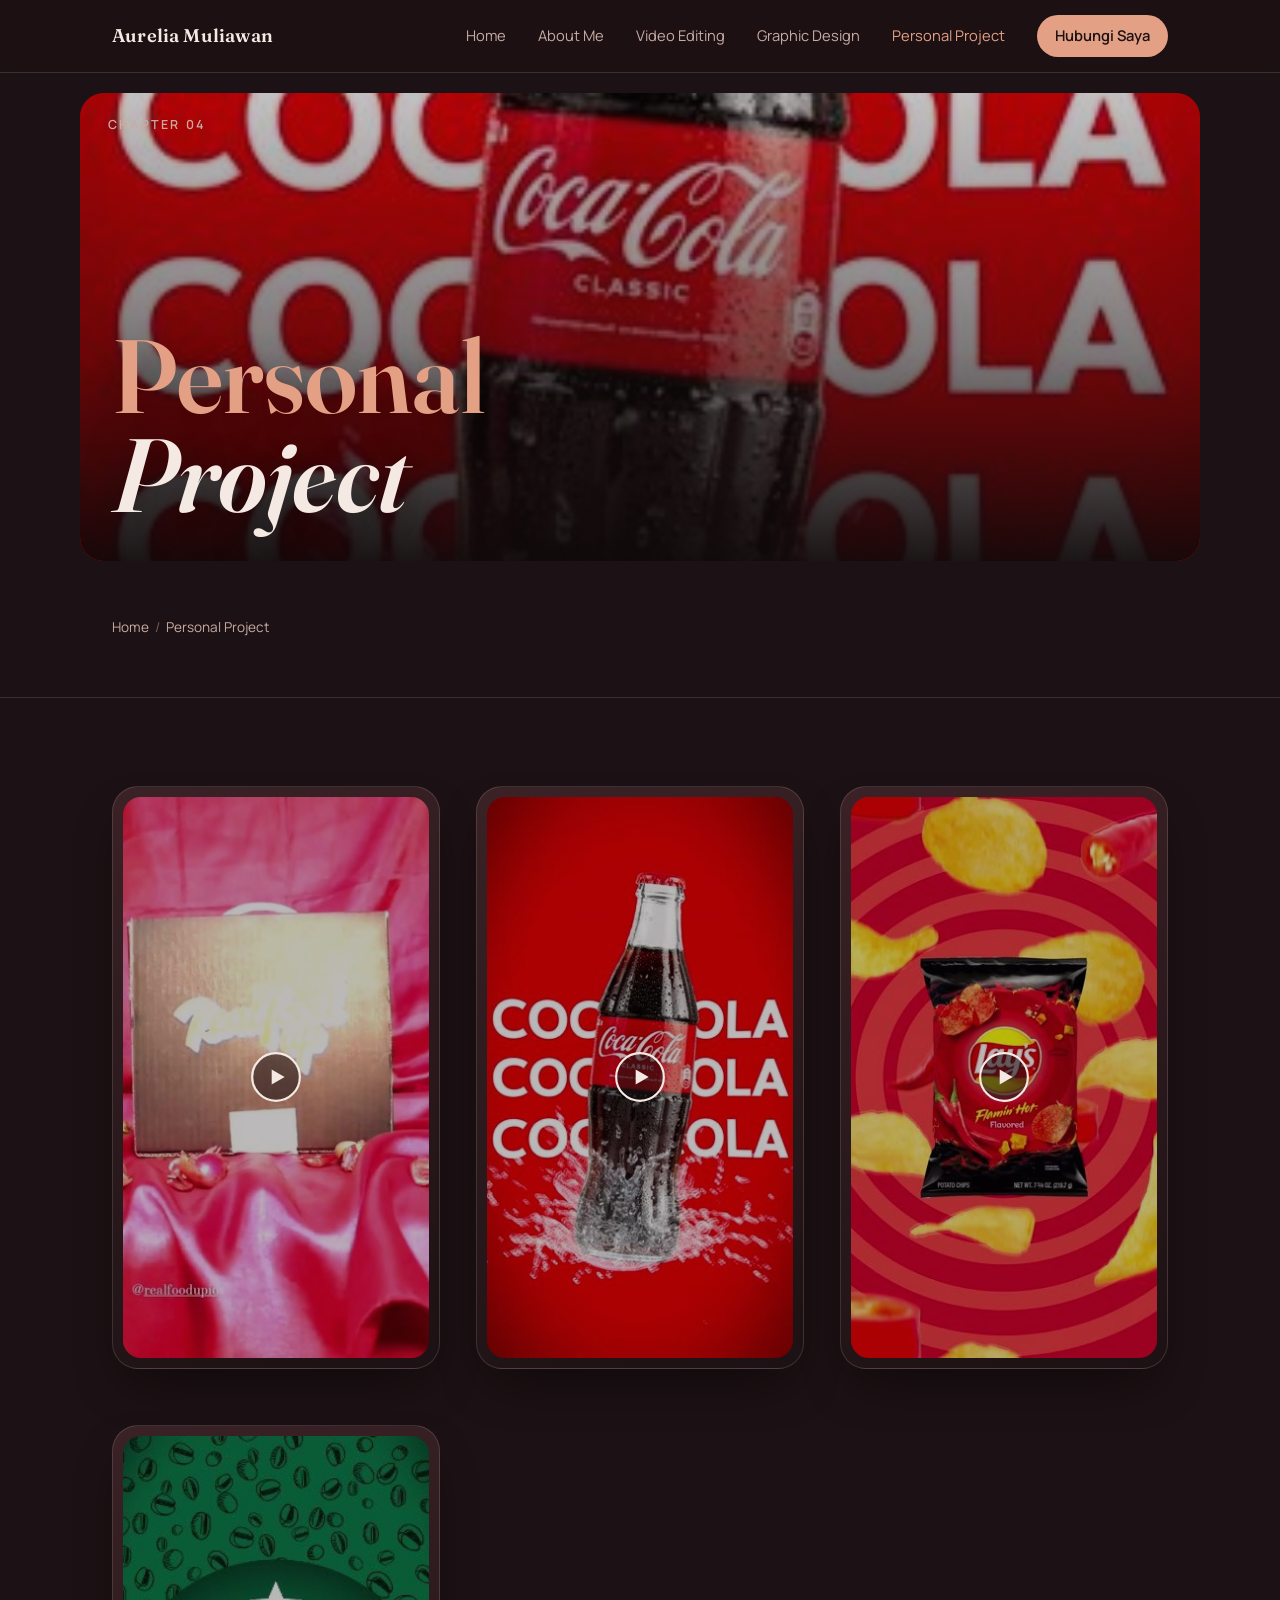
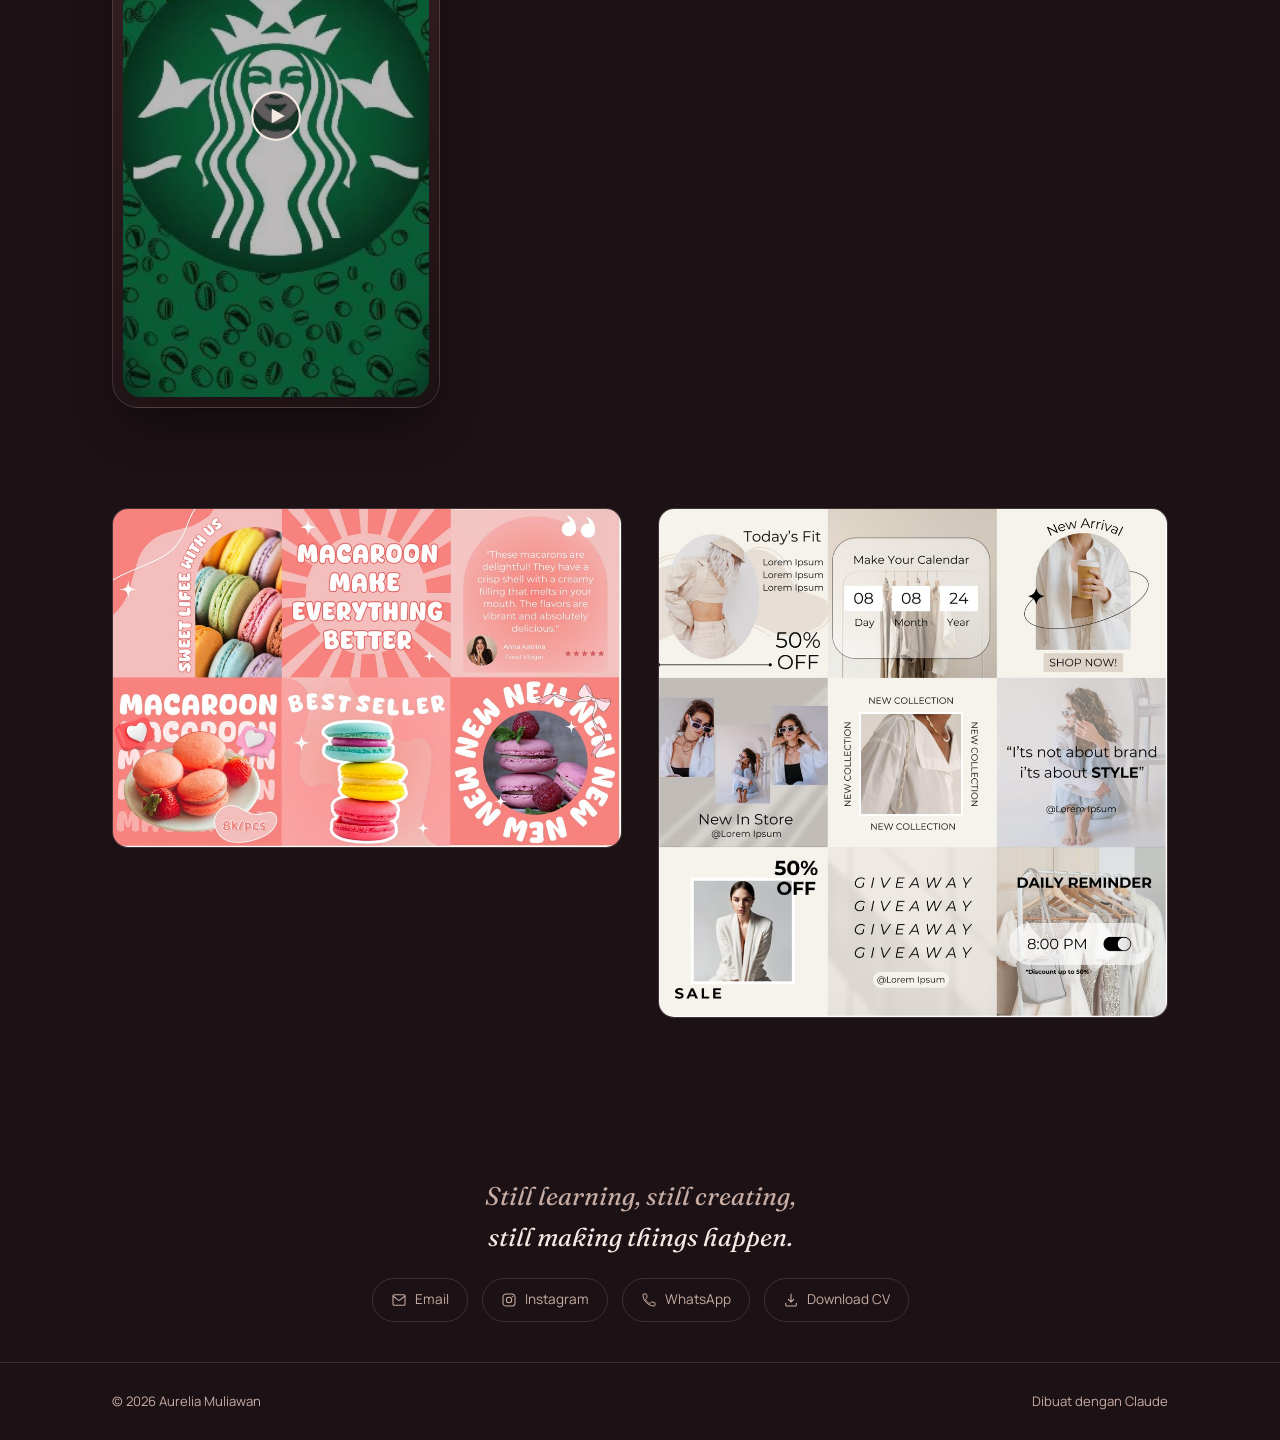
<file: personal-project.html>
<!DOCTYPE html>
<html lang="id">
<head>
<meta charset="UTF-8">
<meta name="viewport" content="width=device-width, initial-scale=1, viewport-fit=cover">
<title>Personal Project — Aurelia Muliawan</title>
<link rel="icon" href="data:,">
<link rel="stylesheet" href="assets/css/style.css">
</head>
<body>

<header>
  <nav class="wrap">
    <a href="index.html" class="brand">Aurelia Muliawan</a>
    <button class="nav-toggle" aria-label="Buka menu">☰</button>
    <div class="nav-links">
      <a href="index.html">Home</a>
      <a href="about.html">About Me</a>
      <a href="video-editing.html">Video Editing</a>
      <a href="graphic-design.html">Graphic Design</a>
      <a href="personal-project.html" class="active">Personal Project</a>
      <a href="about.html#kontak" class="cta">Hubungi Saya</a>
    </div>
  </nav>
</header>

<main>
  <section class="chapter-hero" style="background-image:url('assets/posters/cocacola-ad.jpg')">
    <span class="chapter-label">Chapter 04</span>
    <h1 class="chapter-title">Personal<br><em>Project</em></h1>
  </section>

  <section class="page-hero" style="border-bottom:1px solid var(--line);">
    <div class="wrap">
      <div class="breadcrumb"><a href="index.html">Home</a><span>/</span>Personal Project</div>
    </div>
  </section>

  <section class="section" style="border-top:none;">
    <div class="wrap">
      <div class="work-grid" style="margin-bottom:80px;">

        <div class="work-card reveal">
          <div class="phone">
            <div class="phone-screen">
              <video src="assets/video/realfood-ad.mp4" poster="assets/posters/realfood-ad.jpg" playsinline preload="metadata"></video>
              <div class="play-badge" role="button" aria-label="Putar video">
                <svg viewBox="0 0 24 24" fill="none"><circle cx="12" cy="12" r="11" fill="rgba(28,17,20,0.55)" stroke="#f4e9e3" stroke-width="1"/><path d="M10 8.5L16 12L10 15.5V8.5Z" fill="#f4e9e3"/></svg>
              </div>
            </div>
          </div>
        </div>

        <div class="work-card reveal">
          <div class="phone">
            <div class="phone-screen">
              <video src="assets/video/cocacola-ad.mp4" poster="assets/posters/cocacola-ad.jpg" playsinline preload="metadata"></video>
              <div class="play-badge" role="button" aria-label="Putar video">
                <svg viewBox="0 0 24 24" fill="none"><circle cx="12" cy="12" r="11" fill="rgba(28,17,20,0.55)" stroke="#f4e9e3" stroke-width="1"/><path d="M10 8.5L16 12L10 15.5V8.5Z" fill="#f4e9e3"/></svg>
              </div>
            </div>
          </div>
        </div>

        <div class="work-card reveal">
          <div class="phone">
            <div class="phone-screen">
              <video src="assets/video/lays-ad.mp4" poster="assets/posters/lays-ad.jpg" playsinline preload="metadata"></video>
              <div class="play-badge" role="button" aria-label="Putar video">
                <svg viewBox="0 0 24 24" fill="none"><circle cx="12" cy="12" r="11" fill="rgba(28,17,20,0.55)" stroke="#f4e9e3" stroke-width="1"/><path d="M10 8.5L16 12L10 15.5V8.5Z" fill="#f4e9e3"/></svg>
              </div>
            </div>
          </div>
        </div>

        <div class="work-card reveal">
          <div class="phone">
            <div class="phone-screen">
              <video src="assets/video/starbucks-ad.mp4" poster="assets/posters/starbucks-ad.jpg" playsinline preload="metadata"></video>
              <div class="play-badge" role="button" aria-label="Putar video">
                <svg viewBox="0 0 24 24" fill="none"><circle cx="12" cy="12" r="11" fill="rgba(28,17,20,0.55)" stroke="#f4e9e3" stroke-width="1"/><path d="M10 8.5L16 12L10 15.5V8.5Z" fill="#f4e9e3"/></svg>
              </div>
            </div>
          </div>
        </div>

      </div>
      <div class="mixed-grid two-col">
        <div class="feed-card reveal">
          <img src="assets/img/feeds/macaroon-feed.jpg" alt="Feed grid desain macaroon">
        </div>
        <div class="feed-card reveal">
          <img src="assets/img/feeds/fashion-feed.jpg" alt="Feed grid desain fashion">
        </div>
      </div>
    </div>
  </section>
  <p class="footer-quote">Still learning, still creating,<br><span>still making things happen.</span></p>
</main>

  <div class="footer-contact">
    <a href="mailto:aureliamuliawan98@gmail.com">
      <svg viewBox="0 0 24 24" fill="none"><path d="M3 6L12 13L21 6" stroke="currentColor" stroke-width="1.6" stroke-linecap="round"/><rect x="3" y="4" width="18" height="16" rx="2" stroke="currentColor" stroke-width="1.6"/></svg>
      Email
    </a>
    <a href="https://www.instagram.com/aurell.m__" target="_blank" rel="noopener">
      <svg viewBox="0 0 24 24" fill="none"><rect x="3" y="3" width="18" height="18" rx="5" stroke="currentColor" stroke-width="1.6"/><circle cx="12" cy="12" r="4" stroke="currentColor" stroke-width="1.6"/><circle cx="17.2" cy="6.8" r="1" fill="currentColor"/></svg>
      Instagram
    </a>
    <a href="https://wa.me/62887782975263" target="_blank" rel="noopener">
      <svg viewBox="0 0 24 24" fill="none"><path d="M6.6 10.8c1.4 2.8 3.8 5.2 6.6 6.6l2.2-2.2c.3-.3.7-.4 1-.2 1.1.4 2.3.6 3.6.6.6 0 1 .4 1 1v3.4c0 .6-.4 1-1 1C10.7 21 3 13.3 3 4c0-.6.4-1 1-1h3.5c.6 0 1 .4 1 1 0 1.2.2 2.4.6 3.6.1.4 0 .8-.2 1L6.6 10.8Z" stroke="currentColor" stroke-width="1.5" stroke-linejoin="round"/></svg>
      WhatsApp
    </a>
    <a href="assets/files/CV_Aurelia_Muliawan.pdf" download>
      <svg viewBox="0 0 24 24" fill="none"><path d="M12 3v12m0 0l-4-4m4 4l4-4" stroke="currentColor" stroke-width="1.6" stroke-linecap="round" stroke-linejoin="round"/><path d="M4 17v2a2 2 0 002 2h12a2 2 0 002-2v-2" stroke="currentColor" stroke-width="1.6" stroke-linecap="round"/></svg>
      Download CV
    </a>
  </div>

<footer>
  <div class="wrap">
    <span>© 2026 Aurelia Muliawan</span>
    <span>Dibuat dengan Claude</span>
  </div>
</footer>

<script src="assets/js/script.js"></script>
</body>
</html>
</file>
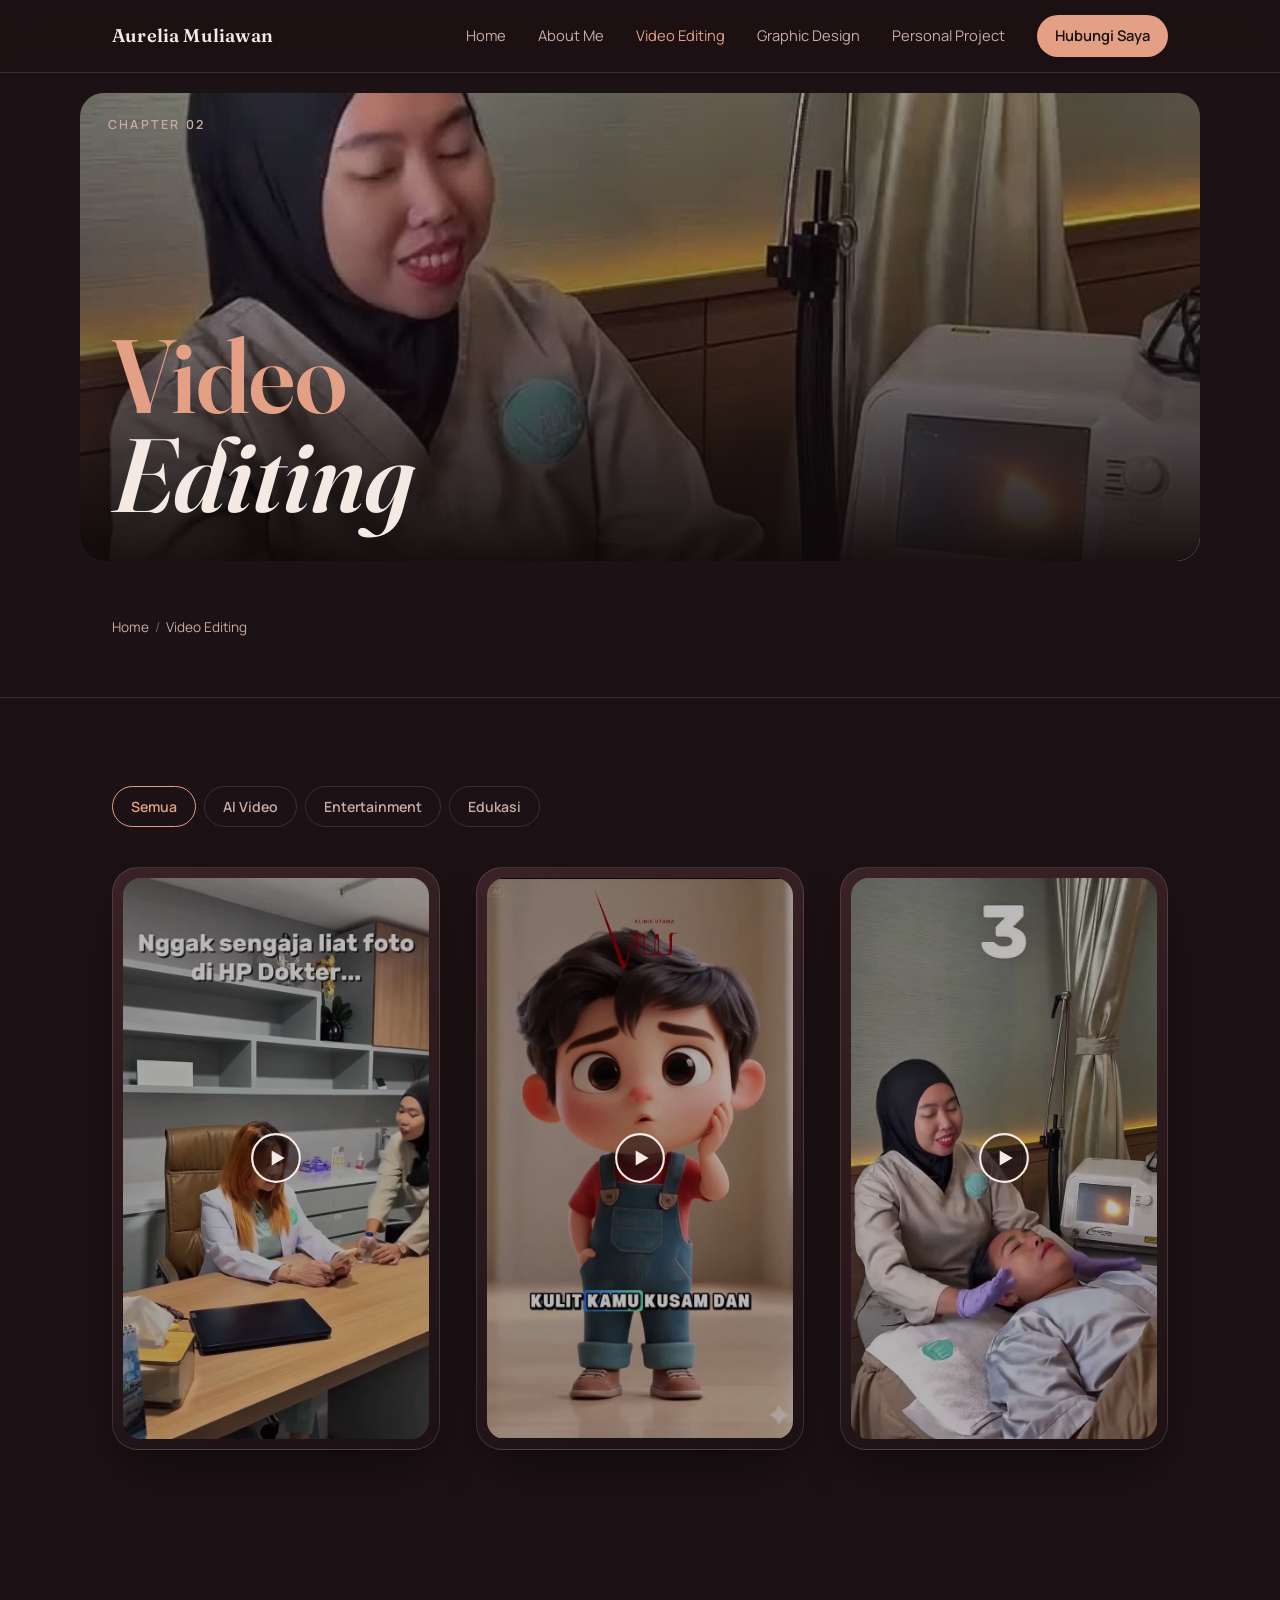
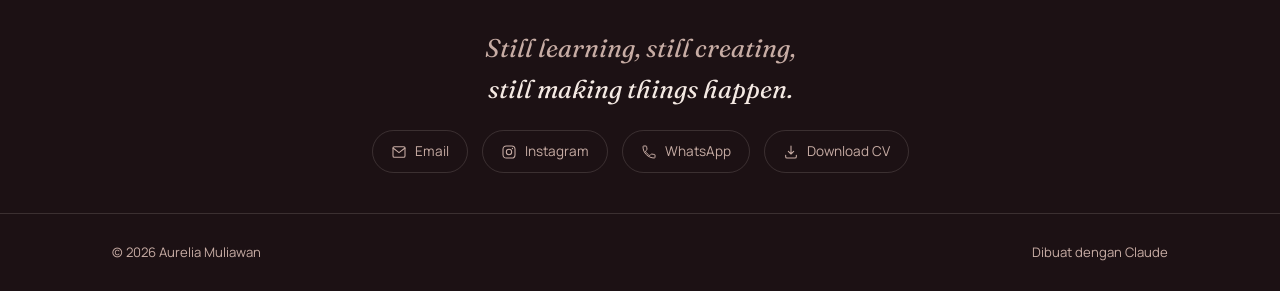
<file: video-editing.html>
<!DOCTYPE html>
<html lang="id">
<head>
<meta charset="UTF-8">
<meta name="viewport" content="width=device-width, initial-scale=1, viewport-fit=cover">
<title>Video Editing — Aurelia Muliawan</title>
<link rel="icon" href="data:,">
<link rel="stylesheet" href="assets/css/style.css">
</head>
<body>

<header>
  <nav class="wrap">
    <a href="index.html" class="brand">Aurelia Muliawan</a>
    <button class="nav-toggle" aria-label="Buka menu">☰</button>
    <div class="nav-links">
      <a href="index.html">Home</a>
      <a href="about.html">About Me</a>
      <a href="video-editing.html" class="active">Video Editing</a>
      <a href="graphic-design.html">Graphic Design</a>
      <a href="personal-project.html">Personal Project</a>
      <a href="about.html#kontak" class="cta">Hubungi Saya</a>
    </div>
  </nav>
</header>

<main>
  <section class="chapter-hero" style="background-image:url('assets/posters/treatment-showcase.jpg')">
    <span class="chapter-label">Chapter 02</span>
    <h1 class="chapter-title">Video<br><em>Editing</em></h1>
  </section>

  <section class="page-hero" style="border-bottom:1px solid var(--line);">
    <div class="wrap">
      <div class="breadcrumb"><a href="index.html">Home</a><span>/</span>Video Editing</div>
    </div>
  </section>

  <section class="section" style="border-top:none;">
    <div class="wrap">
      <div class="tabbar reveal">
        <button data-filter="all" class="active">Semua</button>
        <button data-filter="ai">AI Video</button>
        <button data-filter="entertainment">Entertainment</button>
        <button data-filter="edukasi">Edukasi</button>
      </div>
      <div class="work-grid">

        <div class="work-card reveal" data-category="entertainment">
          <div class="phone">
            <div class="phone-screen">
              <video src="assets/video/skit-dokter.mp4" poster="assets/posters/skit-dokter.jpg" playsinline preload="metadata"></video>
              <div class="play-badge" role="button" aria-label="Putar video">
                <svg viewBox="0 0 24 24" fill="none"><circle cx="12" cy="12" r="11" fill="rgba(28,17,20,0.55)" stroke="#f4e9e3" stroke-width="1"/><path d="M10 8.5L16 12L10 15.5V8.5Z" fill="#f4e9e3"/></svg>
              </div>
            </div>
          </div>
        </div>

        <div class="work-card reveal" data-category="ai">
          <div class="phone">
            <div class="phone-screen">
              <video src="assets/video/ai-klinik-ad.mp4" poster="assets/posters/ai-klinik-ad.jpg" playsinline preload="metadata"></video>
              <div class="play-badge" role="button" aria-label="Putar video">
                <svg viewBox="0 0 24 24" fill="none"><circle cx="12" cy="12" r="11" fill="rgba(28,17,20,0.55)" stroke="#f4e9e3" stroke-width="1"/><path d="M10 8.5L16 12L10 15.5V8.5Z" fill="#f4e9e3"/></svg>
              </div>
            </div>
          </div>
        </div>

        <div class="work-card reveal" data-category="edukasi">
          <div class="phone">
            <div class="phone-screen">
              <video src="assets/video/treatment-showcase.mp4" poster="assets/posters/treatment-showcase.jpg" playsinline preload="metadata"></video>
              <div class="play-badge" role="button" aria-label="Putar video">
                <svg viewBox="0 0 24 24" fill="none"><circle cx="12" cy="12" r="11" fill="rgba(28,17,20,0.55)" stroke="#f4e9e3" stroke-width="1"/><path d="M10 8.5L16 12L10 15.5V8.5Z" fill="#f4e9e3"/></svg>
              </div>
            </div>
          </div>
        </div>

      </div>
    </div>
  </section>
  <p class="footer-quote">Still learning, still creating,<br><span>still making things happen.</span></p>
</main>

  <div class="footer-contact">
    <a href="mailto:aureliamuliawan98@gmail.com">
      <svg viewBox="0 0 24 24" fill="none"><path d="M3 6L12 13L21 6" stroke="currentColor" stroke-width="1.6" stroke-linecap="round"/><rect x="3" y="4" width="18" height="16" rx="2" stroke="currentColor" stroke-width="1.6"/></svg>
      Email
    </a>
    <a href="https://www.instagram.com/aurell.m__" target="_blank" rel="noopener">
      <svg viewBox="0 0 24 24" fill="none"><rect x="3" y="3" width="18" height="18" rx="5" stroke="currentColor" stroke-width="1.6"/><circle cx="12" cy="12" r="4" stroke="currentColor" stroke-width="1.6"/><circle cx="17.2" cy="6.8" r="1" fill="currentColor"/></svg>
      Instagram
    </a>
    <a href="https://wa.me/62887782975263" target="_blank" rel="noopener">
      <svg viewBox="0 0 24 24" fill="none"><path d="M6.6 10.8c1.4 2.8 3.8 5.2 6.6 6.6l2.2-2.2c.3-.3.7-.4 1-.2 1.1.4 2.3.6 3.6.6.6 0 1 .4 1 1v3.4c0 .6-.4 1-1 1C10.7 21 3 13.3 3 4c0-.6.4-1 1-1h3.5c.6 0 1 .4 1 1 0 1.2.2 2.4.6 3.6.1.4 0 .8-.2 1L6.6 10.8Z" stroke="currentColor" stroke-width="1.5" stroke-linejoin="round"/></svg>
      WhatsApp
    </a>
    <a href="assets/files/CV_Aurelia_Muliawan.pdf" download>
      <svg viewBox="0 0 24 24" fill="none"><path d="M12 3v12m0 0l-4-4m4 4l4-4" stroke="currentColor" stroke-width="1.6" stroke-linecap="round" stroke-linejoin="round"/><path d="M4 17v2a2 2 0 002 2h12a2 2 0 002-2v-2" stroke="currentColor" stroke-width="1.6" stroke-linecap="round"/></svg>
      Download CV
    </a>
  </div>

<footer>
  <div class="wrap">
    <span>© 2026 Aurelia Muliawan</span>
    <span>Dibuat dengan Claude</span>
  </div>
</footer>

<script src="assets/js/script.js"></script>
</body>
</html>
</file>
<file: assets/css/style.css>
@import url('https://fonts.googleapis.com/css2?family=Fraunces:ital,opsz,wght@0,9..144,400;0,9..144,500;0,9..144,600;1,9..144,500&family=Manrope:wght@400;500;600;700&display=swap');

:root{
  --bg: #1c1114;
  --bg-soft: #241619;
  --bg-card: #2b1a1e;
  --ink: #f4e9e3;
  --ink-dim: #c7aca4;
  --accent: #e3a085;
  --accent-deep: #a85a49;
  --line: rgba(244,233,227,0.14);
  --serif: 'Fraunces', Georgia, serif;
  --sans: 'Manrope', -apple-system, sans-serif;
  --maxw: 1120px;
}

*{ box-sizing:border-box; margin:0; padding:0; }

html{ scroll-behavior:smooth; }

body{
  background:var(--bg);
  color:var(--ink);
  font-family:var(--sans);
  font-size:16px;
  line-height:1.6;
  -webkit-font-smoothing:antialiased;
  overflow-x:hidden;
}

img, video{ max-width:100%; display:block; }

a{ color:inherit; text-decoration:none; }

.wrap{
  max-width:var(--maxw);
  margin:0 auto;
  padding:0 32px;
}

/* ---------- NAV ---------- */
header{
  position:sticky; top:0; z-index:40;
  background:rgba(28,17,20,0.86);
  backdrop-filter:blur(10px);
  border-bottom:1px solid var(--line);
}
nav.wrap{
  display:flex; align-items:center; justify-content:space-between;
  height:72px;
}
.brand{
  font-family:var(--serif);
  font-size:1.15rem;
  font-weight:600;
  letter-spacing:0.01em;
}
.nav-links{ display:flex; gap:32px; align-items:center; }
.nav-links a{
  font-size:0.92rem;
  color:var(--ink-dim);
  transition:color .2s ease;
}
.nav-links a:hover{ color:var(--accent); }
.nav-links a.cta{
  color:var(--bg);
  background:var(--accent);
  padding:9px 18px;
  border-radius:100px;
  font-weight:600;
}
.nav-links a.cta:hover{ background:#eeb298; color:var(--bg); }
.nav-links a.active:not(.cta){ color:var(--accent); }
.nav-links a.cta.active{ background:#eeb298; }

.nav-toggle{ display:none; }

/* ---------- HERO ---------- */
.hero{
  padding:88px 0 96px;
  position:relative;
}
.hero .wrap{
  display:grid;
  grid-template-columns:1.15fr 0.85fr;
  gap:56px;
  align-items:center;
}
.hero-eyebrow{
  font-size:0.85rem;
  color:var(--accent);
  font-weight:600;
  letter-spacing:0.04em;
  margin-bottom:18px;
}
.hero h1{
  font-family:var(--serif);
  font-weight:500;
  font-size:clamp(2.6rem, 5.2vw, 4.1rem);
  line-height:1.05;
  margin-bottom:22px;
}
.hero h1 em{
  font-style:italic;
  color:var(--accent);
}
.hero p.lede{
  font-size:1.08rem;
  color:var(--ink-dim);
  max-width:46ch;
  margin-bottom:34px;
}
.hero-actions{ display:flex; gap:14px; flex-wrap:wrap; }
.btn{
  display:inline-flex; align-items:center; gap:8px;
  padding:14px 26px;
  border-radius:100px;
  font-weight:600;
  font-size:0.95rem;
  transition:transform .2s ease, background .2s ease, color .2s ease;
}
.btn-primary{
  background:var(--accent);
  color:#211215;
}
.btn-primary:hover{ transform:translateY(-2px); background:#eeb298; }
.btn-ghost{
  border:1px solid var(--line);
  color:var(--ink);
}
.btn-ghost:hover{ border-color:var(--accent); color:var(--accent); }

.hero-photo{
  position:relative;
  aspect-ratio:4/5;
  border-radius:18px;
  overflow:hidden;
  background:var(--bg-card);
}
.hero-photo img{
  width:100%; height:100%; object-fit:cover;
}
.hero-photo::after{
  content:'';
  position:absolute; inset:0;
  background:linear-gradient(180deg, rgba(28,17,20,0) 55%, rgba(28,17,20,0.55) 100%);
}
.hero-tag{
  position:absolute; left:16px; bottom:16px; z-index:2;
  background:rgba(28,17,20,0.72);
  backdrop-filter:blur(6px);
  border:1px solid var(--line);
  border-radius:12px;
  padding:12px 16px;
  font-size:0.82rem;
  color:var(--ink-dim);
}
.hero-tag strong{ color:var(--ink); display:block; font-size:0.95rem; font-family:var(--serif); }

/* ---------- SECTION HEADS ---------- */
.section{ padding:88px 0; border-top:1px solid var(--line); }
.section-head{
  display:flex;
  justify-content:space-between;
  align-items:flex-end;
  gap:24px;
  margin-bottom:48px;
  flex-wrap:wrap;
}
.section-head h2{
  font-family:var(--serif);
  font-weight:500;
  font-size:clamp(1.9rem, 3.4vw, 2.6rem);
}
.section-head p{
  color:var(--ink-dim);
  max-width:38ch;
  font-size:0.98rem;
}

/* ---------- ABOUT ---------- */
.about-grid{
  display:grid;
  grid-template-columns:1fr 1fr;
  gap:64px;
  align-items:start;
}
.about-bio p{
  color:var(--ink-dim);
  font-size:1.04rem;
  margin-bottom:18px;
}
.about-bio p:first-child{
  color:var(--ink);
  font-size:1.14rem;
}
.pill-row{
  display:flex; flex-wrap:wrap; gap:10px;
  margin-top:28px;
}
.pill{
  border:1px solid var(--line);
  border-radius:100px;
  padding:9px 16px;
  font-size:0.85rem;
  color:var(--ink-dim);
}
.side-box{
  background:var(--bg-soft);
  border:1px solid var(--line);
  border-radius:16px;
  padding:28px;
}
.side-box + .side-box{ margin-top:20px; }
#kontak{ scroll-margin-top:100px; }
.side-box h3{
  font-family:var(--serif);
  font-size:0.78rem;
  text-transform:uppercase;
  letter-spacing:0.08em;
  color:var(--accent);
  margin-bottom:14px;
  font-weight:600;
}
.edu-item{ display:flex; flex-direction:column; gap:3px; }
.edu-item .degree{ font-weight:600; font-size:1rem; }
.edu-item .school{ color:var(--ink-dim); font-size:0.92rem; }
.lang-row{ display:flex; justify-content:space-between; padding:8px 0; border-bottom:1px solid var(--line); font-size:0.92rem; }
.lang-row:last-child{ border-bottom:none; }
.lang-row span:last-child{ color:var(--ink-dim); }

/* ---------- WORK / PHONES ---------- */
.work-grid{
  display:grid;
  grid-template-columns:repeat(3, 1fr);
  gap:36px;
}
.work-card{ text-align:center; }
.phone{
  position:relative;
  aspect-ratio:9/16;
  border-radius:26px;
  padding:10px;
  background:linear-gradient(160deg, #3a2226, #1c1114);
  border:1px solid var(--line);
  box-shadow:0 24px 50px -20px rgba(0,0,0,0.6);
  margin-bottom:20px;
}
.phone-screen{
  position:relative;
  width:100%; height:100%;
  border-radius:18px;
  overflow:hidden;
  background:#000;
}
.phone-screen video, .phone-screen img{
  width:100%; height:100%; object-fit:cover;
}
.play-badge{
  position:absolute; inset:0;
  display:flex; align-items:center; justify-content:center;
  background:rgba(12,6,7,0.28);
  opacity:1;
  transition:opacity .25s ease;
  cursor:pointer;
}
.play-badge svg{ width:52px; height:52px; }
.phone-screen.playing .play-badge{ opacity:0; pointer-events:none; }
.work-card h3{
  font-family:var(--serif);
  font-size:1.05rem;
  font-weight:500;
  margin-bottom:6px;
}
.work-card p{
  color:var(--ink-dim);
  font-size:0.88rem;
  max-width:26ch;
  margin:0 auto;
}

/* ---------- CONTACT ---------- */
.contact{
  text-align:center;
}
.contact h2{
  font-family:var(--serif);
  font-weight:500;
  font-size:clamp(2.1rem, 4.4vw, 3.2rem);
  max-width:16ch;
  margin:0 auto 20px;
}
.contact p.lede{
  color:var(--ink-dim);
  max-width:44ch;
  margin:0 auto 36px;
}
.contact-links{
  display:flex; gap:16px; justify-content:center; flex-wrap:wrap;
}

footer{
  border-top:1px solid var(--line);
  padding:28px 0;
}
footer .wrap{
  display:flex; justify-content:space-between; align-items:center;
  flex-wrap:wrap; gap:10px;
  font-size:0.82rem;
  color:var(--ink-dim);
}

/* ---------- FOOTER CONTACT ROW ---------- */
.footer-contact{
  display:flex; justify-content:center; gap:14px; flex-wrap:wrap;
  padding:0 24px 40px;
}
.footer-contact a{
  display:flex; align-items:center; gap:8px;
  border:1px solid var(--line);
  border-radius:100px;
  padding:10px 18px;
  font-size:0.85rem;
  color:var(--ink-dim);
  transition:all .2s ease;
}
.footer-contact a:hover{ border-color:var(--accent); color:var(--accent); }
.footer-contact a svg{ width:16px; height:16px; }

/* ---------- HOME: MINI PREVIEW STRIPS ---------- */
.preview-block{ padding:0 0 64px; }
.preview-head{
  display:flex; justify-content:space-between; align-items:baseline;
  margin-bottom:20px;
}
.preview-head h3{ font-family:var(--serif); font-weight:500; font-size:1.25rem; }
.preview-head a{ font-size:0.85rem; color:var(--accent); }
.preview-head a:hover{ text-decoration:underline; }
.preview-strip{
  display:grid;
  grid-template-columns:repeat(3, 1fr);
  gap:16px;
}
.preview-thumb{
  position:relative;
  aspect-ratio:3/4;
  border-radius:12px;
  overflow:hidden;
  border:1px solid var(--line);
}
.preview-thumb img{ width:100%; height:100%; object-fit:cover; }
.preview-thumb .cap{
  position:absolute; left:0; right:0; bottom:0;
  padding:10px 12px;
  font-size:0.76rem;
  color:var(--ink);
  background:linear-gradient(180deg, rgba(28,17,20,0) 0%, rgba(20,11,13,0.9) 100%);
}

/* ---------- REVEAL ---------- */
.reveal{ opacity:0; transform:translateY(18px); transition:opacity .7s ease, transform .7s ease; }
.reveal.in{ opacity:1; transform:translateY(0); }

@media (prefers-reduced-motion: reduce){
  .reveal{ opacity:1; transform:none; transition:none; }
  html{ scroll-behavior:auto; }
}

/* ---------- PAGE HERO (inner pages) ---------- */
.page-hero{
  padding:56px 0 40px;
  border-bottom:1px solid var(--line);
}
.page-hero .eyebrow{
  font-size:0.85rem;
  color:var(--accent);
  font-weight:600;
  letter-spacing:0.04em;
  margin-bottom:12px;
}
.page-hero h1{
  font-family:var(--serif);
  font-weight:500;
  font-size:clamp(2.2rem, 4.4vw, 3.4rem);
  margin-bottom:14px;
}
.page-hero p{
  color:var(--ink-dim);
  max-width:56ch;
  font-size:1.02rem;
}
.breadcrumb{
  font-size:0.85rem;
  color:var(--ink-dim);
  margin-bottom:18px;
}
.breadcrumb a:hover{ color:var(--accent); }
.breadcrumb span{ opacity:0.5; margin:0 6px; }

/* ---------- HOME: PICK A CARD ---------- */
.deck-intro{
  padding:96px 0 40px;
  text-align:center;
}
.deck-intro .eyebrow{
  font-size:0.85rem;
  color:var(--accent);
  font-weight:600;
  letter-spacing:0.06em;
  margin-bottom:18px;
}
.deck-intro h1{
  font-family:var(--serif);
  font-weight:500;
  font-size:clamp(2.6rem, 6vw, 4.6rem);
  line-height:1.05;
  margin-bottom:18px;
}
.deck-intro h1 em{ font-style:italic; color:var(--accent); }
.deck-intro p{
  color:var(--ink-dim);
  max-width:52ch;
  margin:0 auto 8px;
  font-size:1.05rem;
}
.deck-sub{
  font-size:0.85rem;
  color:var(--ink-dim);
  letter-spacing:0.03em;
  margin-bottom:44px;
}

.deck-grid{
  display:grid;
  grid-template-columns:repeat(4, 1fr);
  gap:20px;
  padding-bottom:20px;
}
.deck-card{
  position:relative;
  aspect-ratio:3/4.1;
  border-radius:20px;
  overflow:hidden;
  border:1px solid var(--line);
  background:linear-gradient(160deg, #3a2226, #1c1114);
  display:flex; flex-direction:column; justify-content:flex-end;
  padding:20px;
  transition:transform .3s ease, border-color .3s ease;
}
.deck-card:hover{ transform:translateY(-8px); border-color:var(--accent); }
.deck-card .num{
  position:absolute; top:16px; right:18px;
  font-family:var(--serif);
  font-size:0.85rem;
  color:var(--ink-dim);
}
.deck-card img{
  position:absolute; inset:0;
  width:100%; height:100%; object-fit:cover;
  opacity:0.55;
  transition:opacity .3s ease, transform .4s ease;
}
.deck-card:hover img{ opacity:0.8; transform:scale(1.05); }
.deck-card::after{
  content:'';
  position:absolute; inset:0;
  background:linear-gradient(180deg, rgba(28,17,20,0) 30%, rgba(20,11,13,0.92) 100%);
}
.deck-card .label{
  position:relative; z-index:2;
  font-family:var(--serif);
  font-size:1.3rem;
  font-weight:500;
  line-height:1.15;
  margin-bottom:4px;
}
.deck-card .tag{
  position:relative; z-index:2;
  font-size:0.78rem;
  color:var(--ink-dim);
}

/* ---------- TIMELINE (About) ---------- */
.timeline{ display:flex; flex-direction:column; gap:0; }
.tl-item{
  position:relative;
  padding:0 0 36px 30px;
  border-left:1px solid var(--line);
}
.tl-item:last-child{ border-left:1px solid transparent; padding-bottom:0; }
.tl-item::before{
  content:'';
  position:absolute; left:-5px; top:4px;
  width:9px; height:9px;
  border-radius:50%;
  background:var(--accent);
}
.tl-date{
  font-size:0.8rem;
  color:var(--accent);
  font-weight:600;
  letter-spacing:0.03em;
  margin-bottom:6px;
}
.tl-role{ font-family:var(--serif); font-size:1.15rem; font-weight:500; margin-bottom:2px; }
.tl-org{ color:var(--ink-dim); font-size:0.92rem; margin-bottom:10px; font-style:italic; }
.tl-item ul{ padding-left:18px; }
.tl-item li{ color:var(--ink-dim); font-size:0.94rem; margin-bottom:5px; }

/* ---------- GALLERY TABS ---------- */
.tabbar{
  display:flex; gap:8px; flex-wrap:wrap;
  margin-bottom:40px;
}
.tabbar button{
  font-family:var(--sans);
  background:none;
  border:1px solid var(--line);
  color:var(--ink-dim);
  padding:10px 18px;
  border-radius:100px;
  font-size:0.88rem;
  font-weight:600;
  cursor:pointer;
  transition:all .2s ease;
}
.tabbar button.active, .tabbar button:hover{
  border-color:var(--accent);
  color:var(--accent);
}

/* ---------- FEED GRID IMAGE CARD ---------- */
.feed-card{
  border-radius:16px;
  overflow:hidden;
  border:1px solid var(--line);
  background:var(--bg-soft);
}
.feed-card img{ width:100%; display:block; }
.feed-card .feed-caption{ padding:18px 20px; }
.feed-card h3{ font-family:var(--serif); font-size:1.05rem; margin-bottom:4px; }
.feed-card p{ color:var(--ink-dim); font-size:0.88rem; }

.mixed-grid{
  display:grid;
  grid-template-columns:repeat(3, 1fr);
  gap:36px;
}
.mixed-grid.two-col{ grid-template-columns:repeat(2, 1fr); }
.mixed-grid .span-2{ grid-column:span 2; }

/* ---------- EMPTY STATE ---------- */
.empty-state{
  text-align:center;
  padding:60px 20px;
  border:1px dashed var(--line);
  border-radius:16px;
  color:var(--ink-dim);
}
.empty-state h3{ font-family:var(--serif); color:var(--ink); font-size:1.3rem; margin-bottom:10px; }

/* ---------- CONTACT PAGE ---------- */
.contact-grid{
  display:grid;
  grid-template-columns:1fr 1fr;
  gap:40px;
}
.contact-card{
  background:var(--bg-soft);
  border:1px solid var(--line);
  border-radius:16px;
  padding:32px;
  display:flex; align-items:center; gap:18px;
  transition:border-color .2s ease, transform .2s ease;
}
.contact-card:hover{ border-color:var(--accent); transform:translateY(-3px); }
.contact-card .icon{
  width:48px; height:48px;
  border-radius:12px;
  background:rgba(227,160,133,0.12);
  display:flex; align-items:center; justify-content:center;
  color:var(--accent);
  flex-shrink:0;
}
.contact-card h3{ font-family:var(--serif); font-size:1.05rem; margin-bottom:3px; }
.contact-card p{ color:var(--ink-dim); font-size:0.88rem; word-break:break-all; }

/* ---------- STATUS BADGE ---------- */
.status-badge{
  display:inline-flex; align-items:center; gap:8px;
  border:1px solid var(--line);
  border-radius:100px;
  padding:8px 16px;
  font-size:0.82rem;
  color:var(--ink-dim);
}
.status-badge .dot{
  width:8px; height:8px; border-radius:50%;
  background:#7cc48f;
  box-shadow:0 0 0 3px rgba(124,196,143,0.2);
}

/* ---------- STATS ROW (hero) ---------- */
.stats-row{
  display:flex; gap:36px; margin-top:30px; flex-wrap:wrap;
}
.stat-item{ display:flex; flex-direction:column; }
.stat-item .num{ font-family:var(--serif); font-size:1.6rem; color:var(--accent); font-weight:500; }
.stat-item .lbl{ font-size:0.8rem; color:var(--ink-dim); }

/* ---------- TOOLS ROW ---------- */
.tools-row{
  display:flex; gap:12px; flex-wrap:wrap; margin-top:28px;
}
.tool-chip{
  display:flex; align-items:center; gap:9px;
  border:1px solid var(--line);
  border-radius:100px;
  padding:8px 16px 8px 8px;
  font-size:0.85rem;
  color:var(--ink-dim);
}
.tool-chip .mono{
  width:26px; height:26px;
  border-radius:50%;
  background:var(--accent);
  color:#211215;
  font-family:var(--serif);
  font-weight:600;
  font-size:0.72rem;
  display:flex; align-items:center; justify-content:center;
}
.tool-chip img{
  width:24px; height:24px;
  border-radius:50%;
  object-fit:cover;
}

/* ---------- ACHIEVEMENT BADGE ---------- */
.achieve-card{
  display:flex; align-items:center; gap:22px;
  background:var(--bg-soft);
  border:1px solid var(--line);
  border-radius:16px;
  padding:26px 28px;
}
.achieve-card .big-num{
  font-family:var(--serif);
  font-size:2.4rem;
  color:var(--accent);
  font-weight:500;
  line-height:1;
  white-space:nowrap;
}
.achieve-card .desc{ color:var(--ink-dim); font-size:0.92rem; }
.achieve-card .desc strong{ color:var(--ink); }

/* ---------- FOOTER QUOTE ---------- */
.footer-quote{
  text-align:center;
  padding:70px 24px 20px;
  font-family:var(--serif);
  font-style:italic;
  font-size:clamp(1.2rem, 2.6vw, 1.6rem);
  color:var(--ink-dim);
}
.footer-quote span{ color:var(--ink); }

/* ---------- CHAPTER HERO (big title over photo) ---------- */
.chapter-hero{
  position:relative;
  min-height:52vh;
  margin:20px auto 0;
  max-width:var(--maxw);
  width:calc(100% - 64px);
  border-radius:24px;
  overflow:hidden;
  background-size:cover;
  background-position:center;
  display:flex;
  align-items:flex-end;
}
.chapter-hero::before{
  content:'';
  position:absolute; inset:0;
  background:linear-gradient(180deg, rgba(20,11,13,0.25) 0%, rgba(20,11,13,0.55) 55%, rgba(15,9,10,0.95) 100%);
}
.chapter-label{
  position:absolute; top:22px; left:28px; z-index:2;
  font-size:0.78rem;
  letter-spacing:0.18em;
  text-transform:uppercase;
  color:var(--ink-dim);
  font-weight:600;
}
.chapter-title{
  position:relative; z-index:2;
  font-family:var(--serif);
  font-weight:600;
  font-size:clamp(2.8rem, 9vw, 6.5rem);
  line-height:0.95;
  color:var(--accent);
  padding:36px 32px;
  text-shadow:0 12px 40px rgba(0,0,0,0.55);
}
.chapter-title em{ color:var(--ink); font-style:italic; }

/* ---------- HOME: PORTFOLIO GIANT HERO ---------- */
.portfolio-topline{
  display:flex; align-items:center; justify-content:center; gap:14px;
  font-size:0.82rem;
  letter-spacing:0.1em;
  text-transform:uppercase;
  color:var(--ink-dim);
  margin-bottom:22px;
}
.portfolio-topline em{ color:var(--accent); font-style:normal; font-weight:700; }
.portfolio-topline .dv{ width:28px; height:1px; background:var(--line); }

.portfolio-giant{
  position:relative;
  display:flex; justify-content:center; align-items:flex-start;
  gap:14px;
  margin-bottom:26px;
}
.portfolio-giant h1{
  font-family:var(--serif);
  font-weight:700;
  font-size:clamp(3rem, 10vw, 7.2rem);
  line-height:0.9;
  letter-spacing:-0.01em;
  color:var(--ink);
}
.year-badge{
  background:var(--accent);
  color:#211215;
  font-family:var(--sans);
  font-weight:700;
  font-size:0.9rem;
  padding:6px 14px;
  border-radius:100px;
  margin-top:10px;
  white-space:nowrap;
}

.portfolio-name-row{
  display:flex; flex-direction:column; align-items:center; gap:14px;
  margin-bottom:34px;
}
.portfolio-name-row h2{
  font-family:var(--serif);
  font-weight:400;
  font-size:clamp(1.3rem, 2.6vw, 1.7rem);
  color:var(--ink-dim);
}
.portfolio-name-row h2 strong{ color:var(--ink); font-weight:600; }
.role-list{
  display:flex; gap:24px; flex-wrap:wrap; justify-content:center;
  list-style:none;
  font-size:0.85rem;
  color:var(--ink-dim);
}
.role-list li{ display:flex; align-items:center; gap:6px; }
.role-list em{ color:var(--accent); font-style:normal; font-weight:700; }

.pick-card-row{
  display:flex; flex-direction:column; align-items:center; gap:10px;
  margin-bottom:44px;
}
.pick-btn{
  display:inline-flex; align-items:center; gap:10px;
  background:var(--accent);
  color:#211215;
  font-family:var(--sans);
  font-weight:700;
  font-size:0.95rem;
  padding:14px 24px;
  border-radius:100px;
  border:none;
}
.pick-btn span{
  background:rgba(33,18,21,0.18);
  padding:4px 10px;
  border-radius:100px;
  font-size:0.78rem;
}
.hover-hint{ font-size:0.78rem; color:var(--ink-dim); letter-spacing:0.05em; }

/* ---------- ICON DECK CARDS ---------- */
.deck-card.icon-card{
  background:linear-gradient(160deg, #3a2226, #1c1114);
  justify-content:space-between;
}
.deck-card.icon-card .icon-wrap{
  position:relative; z-index:2;
  width:52px; height:52px;
  border-radius:14px;
  background:rgba(227,160,133,0.14);
  display:flex; align-items:center; justify-content:center;
  color:var(--accent);
  align-self:flex-start;
  margin:20px 0 0 20px;
}
.deck-card.icon-card .icon-wrap svg{ width:24px; height:24px; }

/* ---------- ABOUT: HELLO INTRO ---------- */
.hello-block{
  display:grid;
  grid-template-columns:280px 1fr;
  gap:48px;
  align-items:center;
  padding:44px 0 56px;
}
.age-card{
  position:relative;
  border-radius:20px;
  overflow:hidden;
  aspect-ratio:3/4;
  background:var(--bg-soft);
  border:1px solid var(--line);
}
.age-card img{ width:100%; height:100%; object-fit:cover; }
.age-card .age-num{
  position:absolute; top:14px; left:14px;
  font-family:var(--serif);
  font-weight:700;
  font-size:2.6rem;
  color:var(--accent);
  text-shadow:0 4px 18px rgba(0,0,0,0.5);
  line-height:1;
}
.age-card .age-lbl{
  position:absolute; right:10px; bottom:14px;
  writing-mode:vertical-rl;
  font-size:0.78rem;
  letter-spacing:0.08em;
  color:var(--ink-dim);
  background:rgba(28,17,20,0.6);
  padding:8px 5px;
  border-radius:8px;
}
.hello-title{
  font-family:var(--serif);
  font-weight:800;
  font-size:clamp(2.6rem, 6vw, 4.2rem);
  margin-bottom:20px;
}
.hello-roles{
  font-size:1.15rem;
  color:var(--ink-dim);
  margin-bottom:16px;
}
.hello-roles strong{ color:var(--ink); font-weight:700; }
.hello-body{ color:var(--ink-dim); font-size:1rem; max-width:64ch; margin-bottom:26px; }
.hello-body strong{ color:var(--accent); font-weight:600; }
.chip-row{ display:flex; flex-wrap:wrap; gap:10px; }
.chip-row a, .chip-row span{
  display:inline-flex; align-items:center; gap:8px;
  padding:11px 18px;
  border-radius:100px;
  font-size:0.85rem;
  font-weight:600;
}
.chip-solid{ background:var(--accent); color:#211215; }
.chip-outline{ border:1px solid var(--line); color:var(--ink); }
.chip-row a:hover{ opacity:0.88; }

/* ---------- ABOUT: STATS STRIP ---------- */
.stats-strip{
  display:grid;
  grid-template-columns:repeat(4, 1fr);
  border-top:1px solid var(--line);
  border-bottom:1px solid var(--line);
}
.stats-strip .cell{
  padding:28px 24px;
  border-left:1px solid var(--line);
}
.stats-strip .cell:first-child{ border-left:none; }
.stats-strip .big{
  font-family:var(--serif);
  font-weight:700;
  font-size:2.2rem;
  color:var(--ink);
}
.stats-strip .big sup{ color:var(--accent); font-size:1.1rem; }
.stats-strip .lbl{ font-size:0.78rem; color:var(--ink-dim); letter-spacing:0.03em; margin-top:4px; }

/* ---------- ABOUT: INFO COLUMNS ---------- */
.info-col-head{
  display:flex; align-items:center; gap:10px;
  margin-bottom:22px;
}
.info-col-head .n{
  font-family:var(--serif); color:var(--accent); font-weight:700; font-size:0.85rem;
}
.info-col-head h3{ font-family:var(--serif); font-weight:600; font-size:1.2rem; }

.tool-row{ margin-bottom:16px; }
.tool-row-top{ display:flex; align-items:center; gap:12px; margin-bottom:8px; }
.tool-row-top .icon-box{
  width:32px; height:32px;
  border-radius:8px;
  background:var(--bg-soft);
  display:flex; align-items:center; justify-content:center;
  flex-shrink:0;
  overflow:hidden;
}
.tool-row-top .icon-box img{ width:100%; height:100%; object-fit:contain; }
.tool-row-top .t-name{ font-size:0.94rem; font-weight:600; flex:1; }
.tool-row-top .t-level{ font-size:0.8rem; color:var(--ink-dim); }
.tool-row-top .t-level b{ color:var(--accent); font-weight:700; font-size:0.95rem; }
.tool-bar{ height:4px; background:var(--line); border-radius:2px; overflow:hidden; margin-left:44px; }
.tool-bar span{ display:block; height:100%; background:var(--accent); border-radius:2px; }

.cap-tags{ display:flex; flex-wrap:wrap; gap:9px; }

/* ---------- RESPONSIVE ---------- */
@media (max-width: 980px){
  .deck-grid{ grid-template-columns:repeat(3, 1fr); }
  .mixed-grid{ grid-template-columns:repeat(2, 1fr); }
  .mixed-grid .span-2{ grid-column:span 1; }
  .contact-grid{ grid-template-columns:1fr; }
  .hello-block{ grid-template-columns:1fr; }
  .age-card{ max-width:240px; }
  .stats-strip{ grid-template-columns:1fr 1fr; }
  .stats-strip .cell:nth-child(3){ border-left:none; }
}
@media (max-width: 860px){
  .hero .wrap{ grid-template-columns:1fr; }
  .hero-photo{ max-width:340px; margin:0 auto; order:-1; }
  .about-grid{ grid-template-columns:1fr; }
  .work-grid{ grid-template-columns:1fr 1fr; }
  .nav-links{
    position:fixed; top:72px; left:0; right:0;
    background:var(--bg-soft);
    border-bottom:1px solid var(--line);
    flex-direction:column;
    padding:20px 32px 28px;
    gap:18px;
    transform:translateY(-130%);
    transition:transform .25s ease;
  }
  .nav-links.open{ transform:translateY(0); }
  .nav-toggle{
    display:block;
    background:none; border:none;
    color:var(--ink); font-size:1.5rem;
    cursor:pointer;
  }
}
@media (max-width: 560px){
  .wrap{ padding:0 20px; }
  .work-grid{ grid-template-columns:1fr; max-width:320px; margin:0 auto; }
  .hero{ padding:56px 0 64px; }
  .section{ padding:64px 0; }
  .deck-grid{ grid-template-columns:1fr 1fr; }
  .mixed-grid{ grid-template-columns:1fr; max-width:340px; margin:0 auto; }
  .mixed-grid.two-col{ grid-template-columns:1fr; }
  .preview-strip{ grid-template-columns:1fr 1fr; }
  .stats-strip{ grid-template-columns:1fr 1fr; }
}

/* ---------- IG-STYLE CAROUSEL ---------- */
.carousel{ position:relative; background:#000; }
.carousel-track{
  display:flex;
  overflow-x:auto;
  scroll-snap-type:x mandatory;
  scrollbar-width:none;
  -webkit-overflow-scrolling:touch;
  cursor:grab;
}
.carousel-track::-webkit-scrollbar{ display:none; }
.carousel-track.dragging{ cursor:grabbing; scroll-snap-type:none; }
.carousel-track img{
  flex:0 0 100%;
  width:100%;
  aspect-ratio:4/5;
  object-fit:cover;
  scroll-snap-align:center;
  user-select:none; -webkit-user-drag:none;
}
.carousel-count{
  position:absolute; top:12px; right:12px;
  background:rgba(20,11,13,0.72);
  color:var(--ink);
  font-size:0.75rem; font-weight:600;
  padding:4px 10px; border-radius:100px;
  pointer-events:none;
}
.carousel-btn{
  position:absolute; top:50%; transform:translateY(-50%);
  width:34px; height:34px; border-radius:50%;
  border:none; cursor:pointer;
  background:rgba(244,233,227,0.9); color:#211215;
  font-size:1.1rem; line-height:1;
  display:flex; align-items:center; justify-content:center;
  opacity:0; transition:opacity .2s ease;
}
.carousel:hover .carousel-btn{ opacity:1; }
.carousel-btn[disabled]{ display:none; }
.carousel-btn.prev{ left:10px; }
.carousel-btn.next{ right:10px; }
.carousel-dots{
  display:flex; justify-content:center; gap:6px;
  padding:12px 0 2px;
  background:var(--bg-soft);
}
.carousel-dots span{
  width:6px; height:6px; border-radius:50%;
  background:var(--line);
  transition:background .2s ease, transform .2s ease;
}
.carousel-dots span.on{ background:var(--accent); transform:scale(1.25); }
@media (hover:none){ .carousel-btn{ display:none; } }
.mixed-grid{ align-items:start; }

.carousel-track > .slide-video{ flex:0 0 100%; position:relative; aspect-ratio:4/5; scroll-snap-align:center; background:#000; }
.slide-video video{ width:100%; height:100%; object-fit:cover; display:block; }
.slide-play{ position:absolute; inset:0; margin:auto; width:64px; height:64px; border:none; background:none; color:#f4e9e3; cursor:pointer; padding:0; transition:opacity .2s ease; }
.slide-play svg{ width:100%; height:100%; }
.slide-video.playing .slide-play{ opacity:0; pointer-events:none; }
</file>
